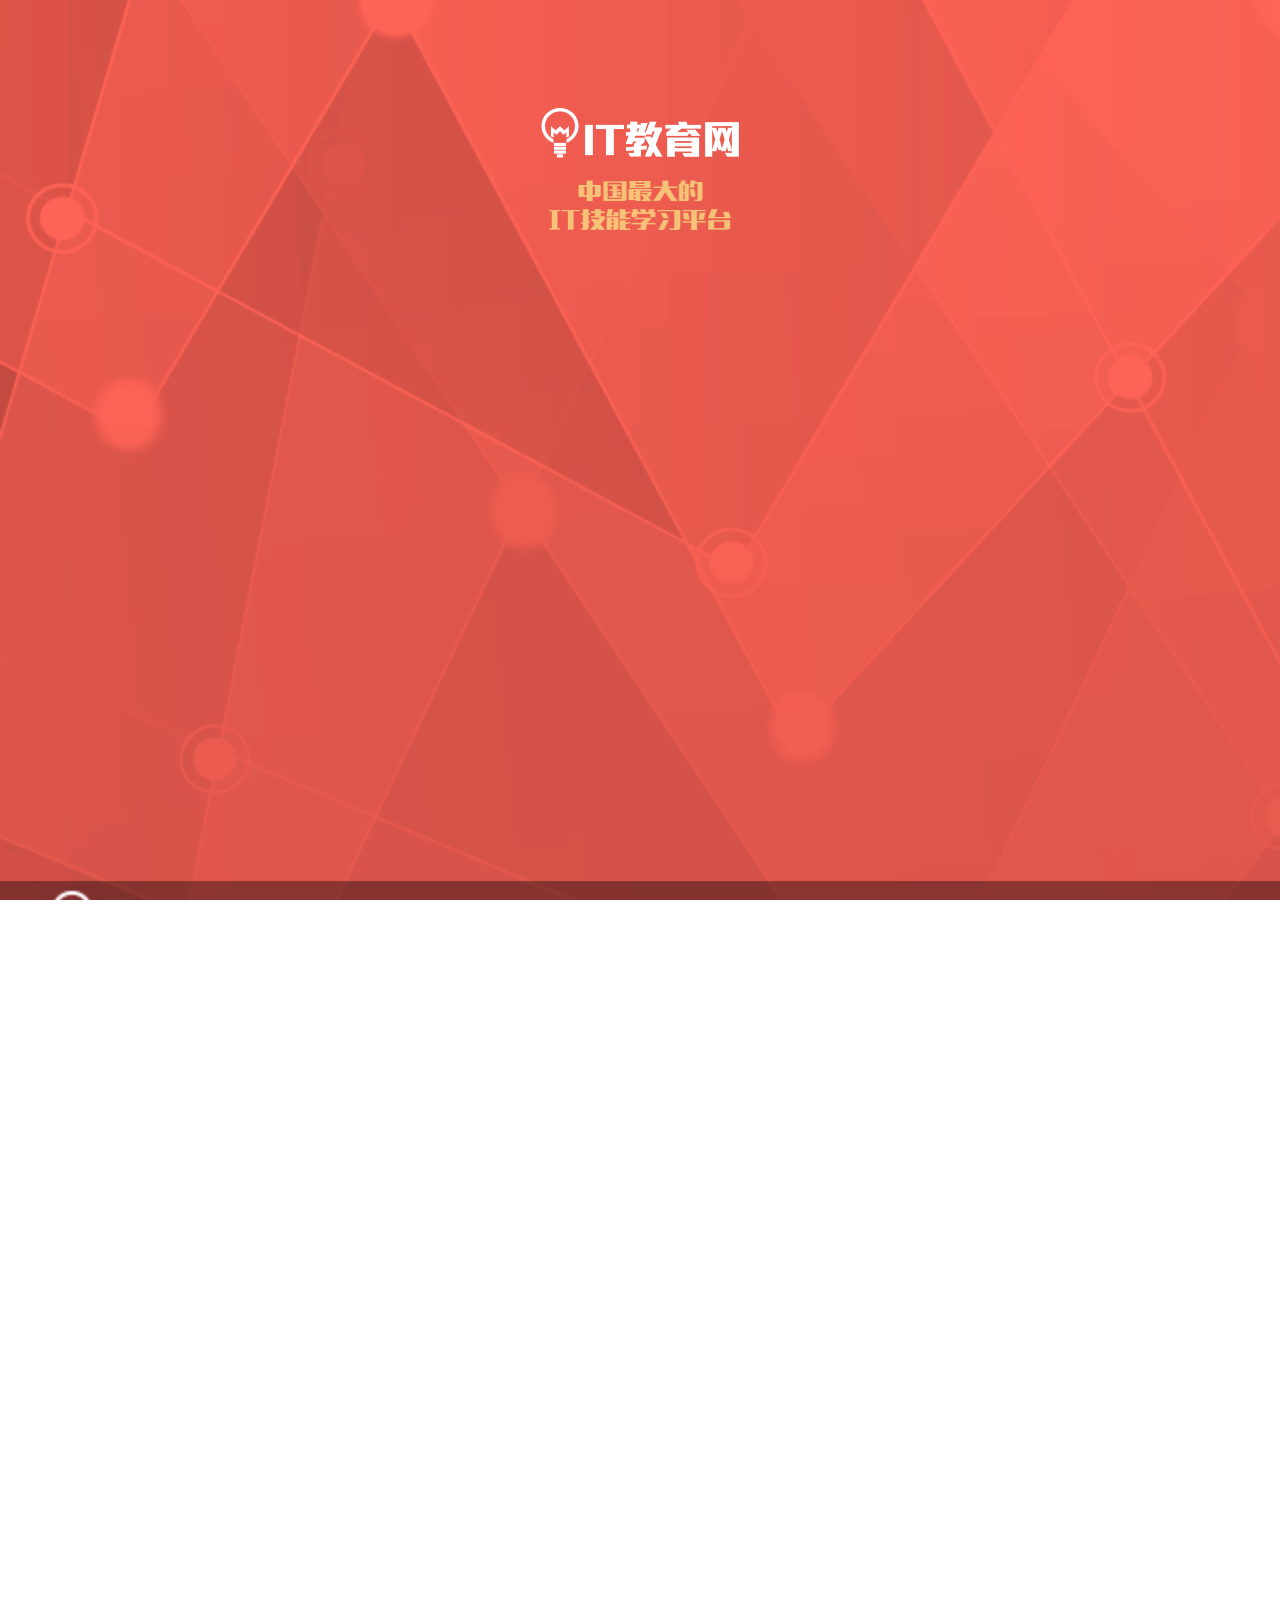
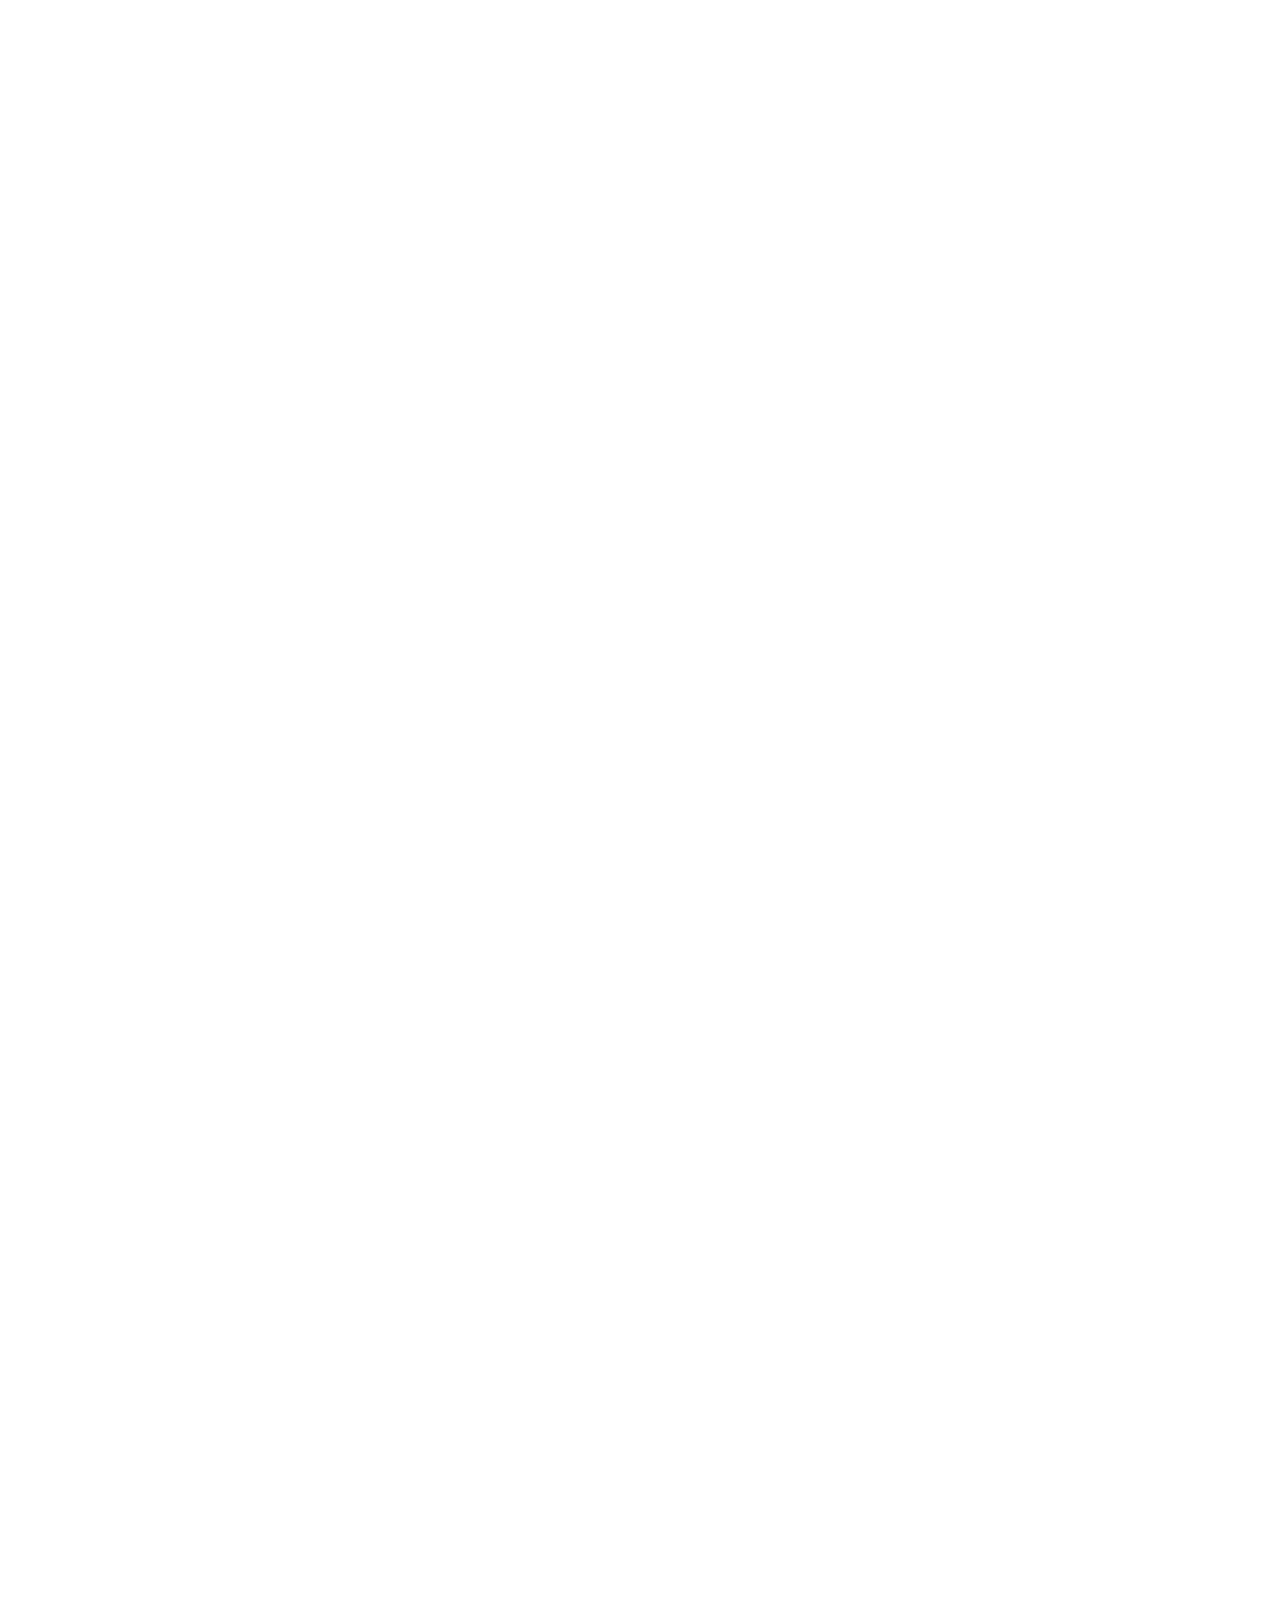
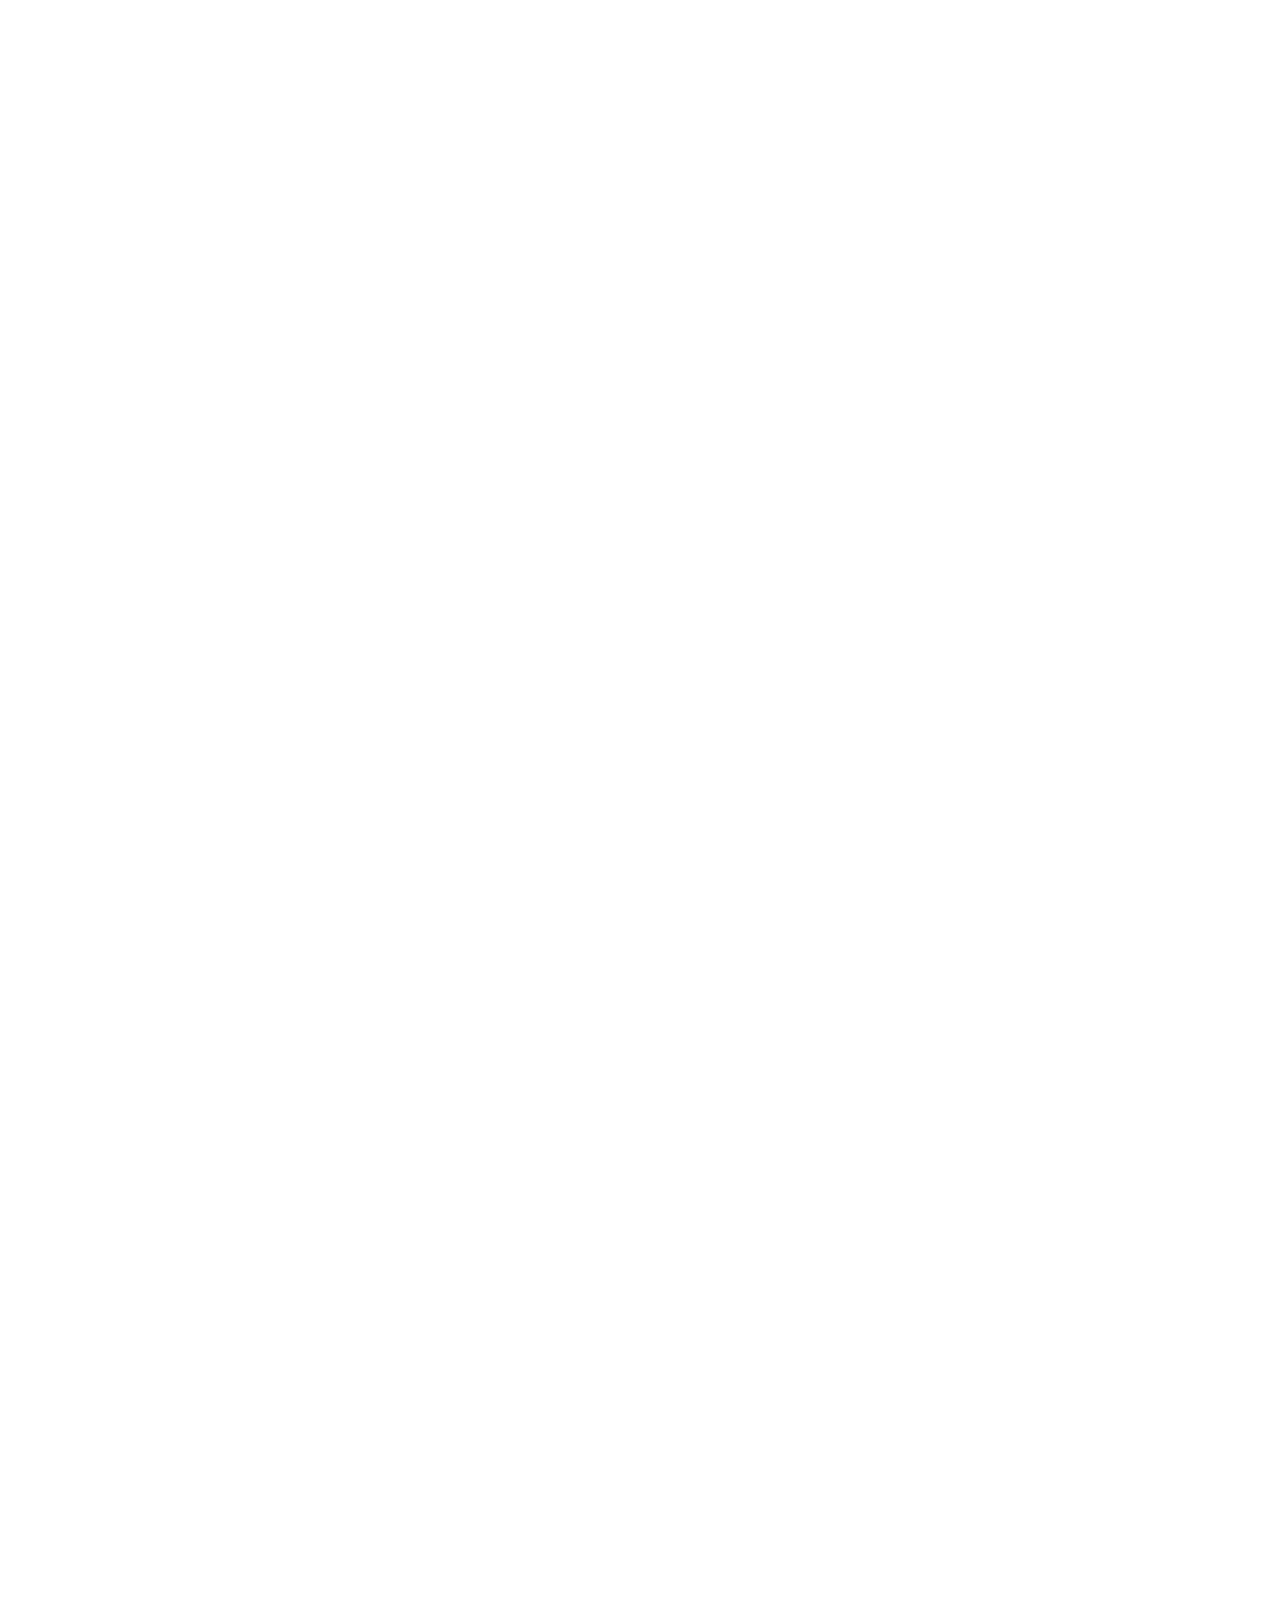
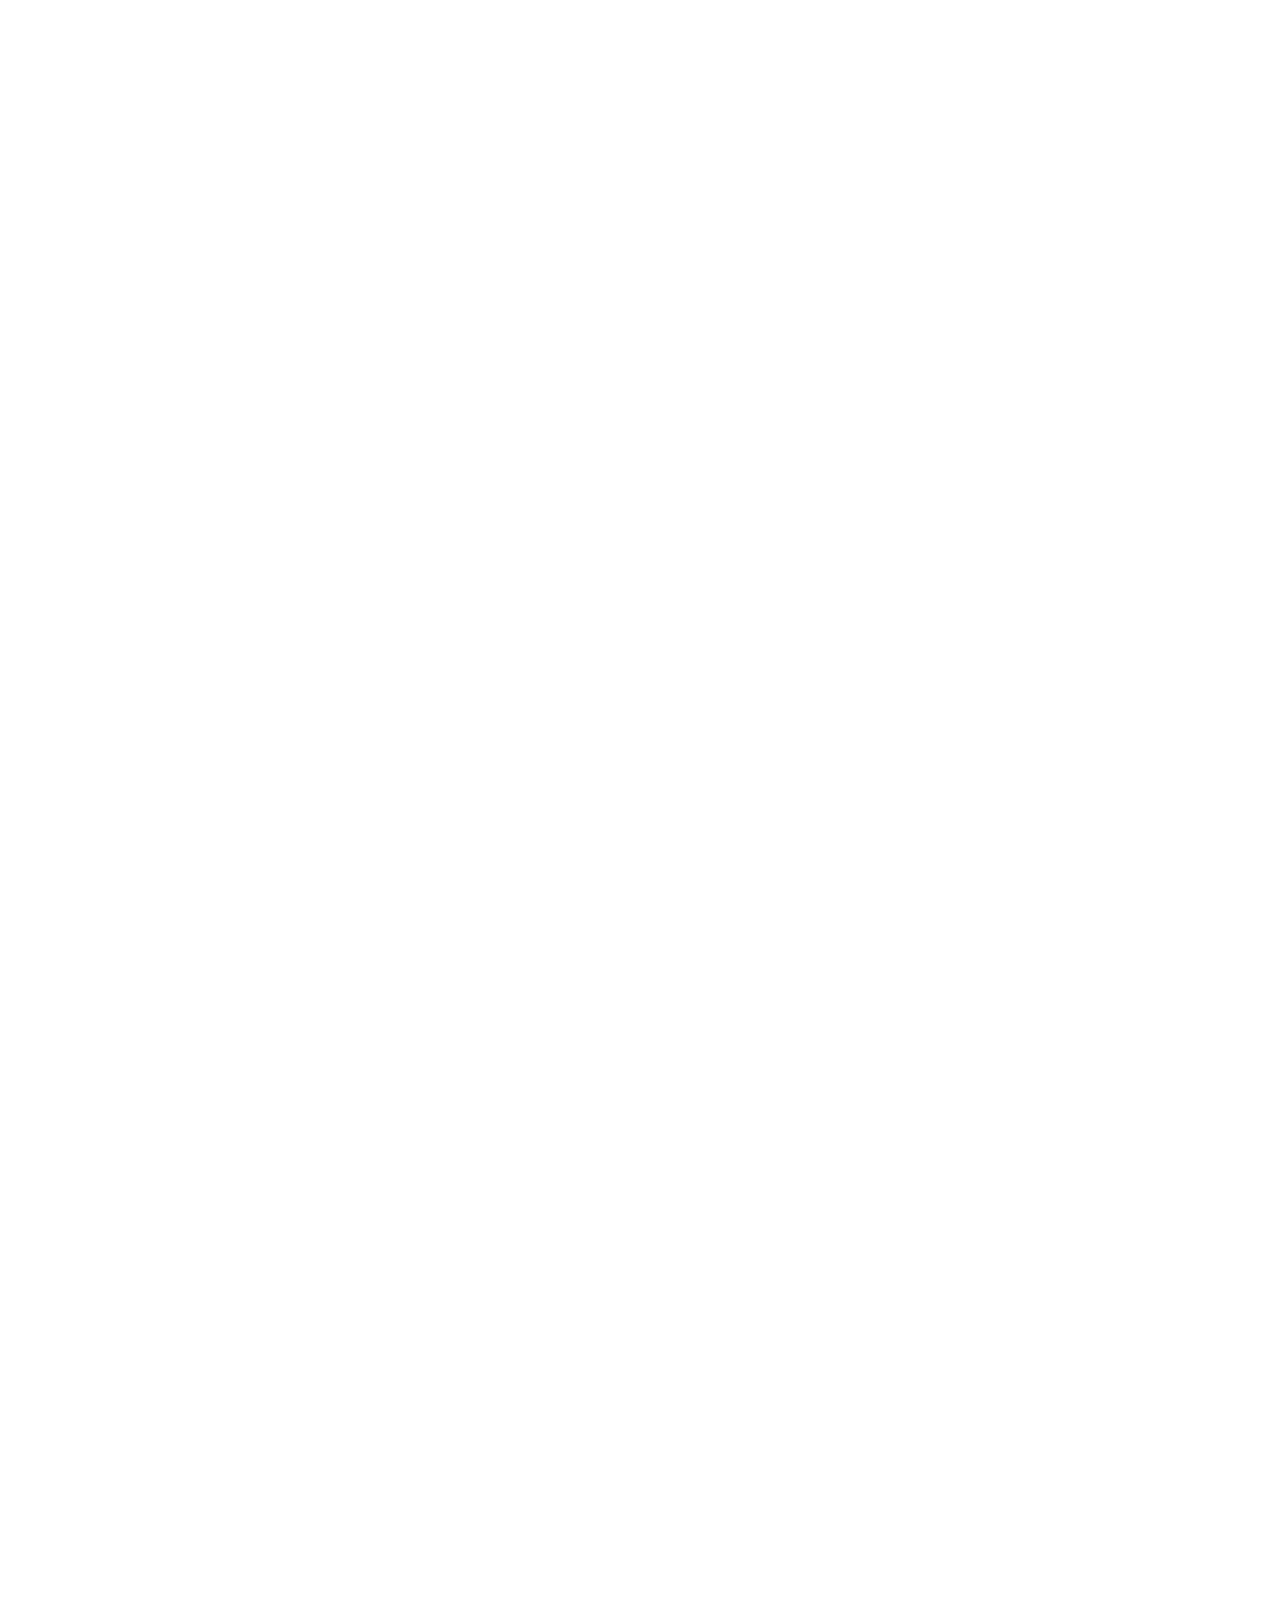
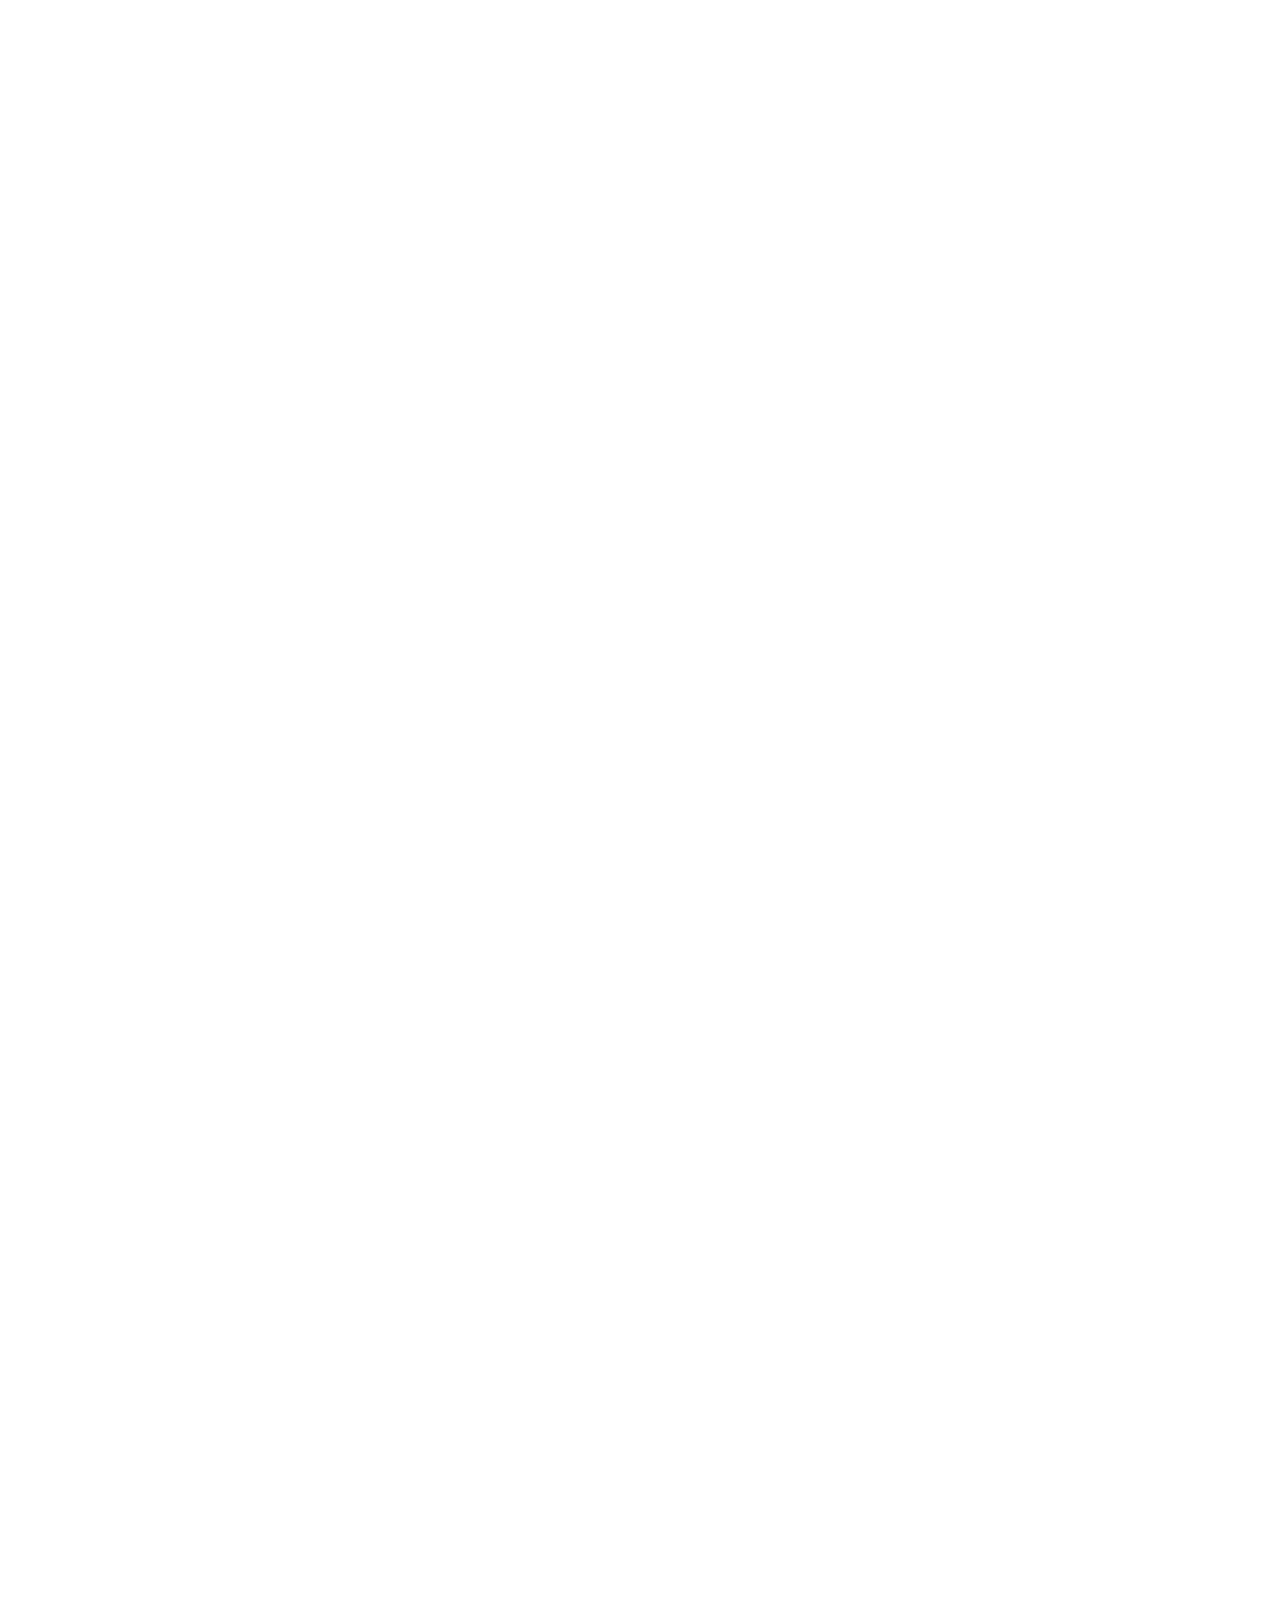
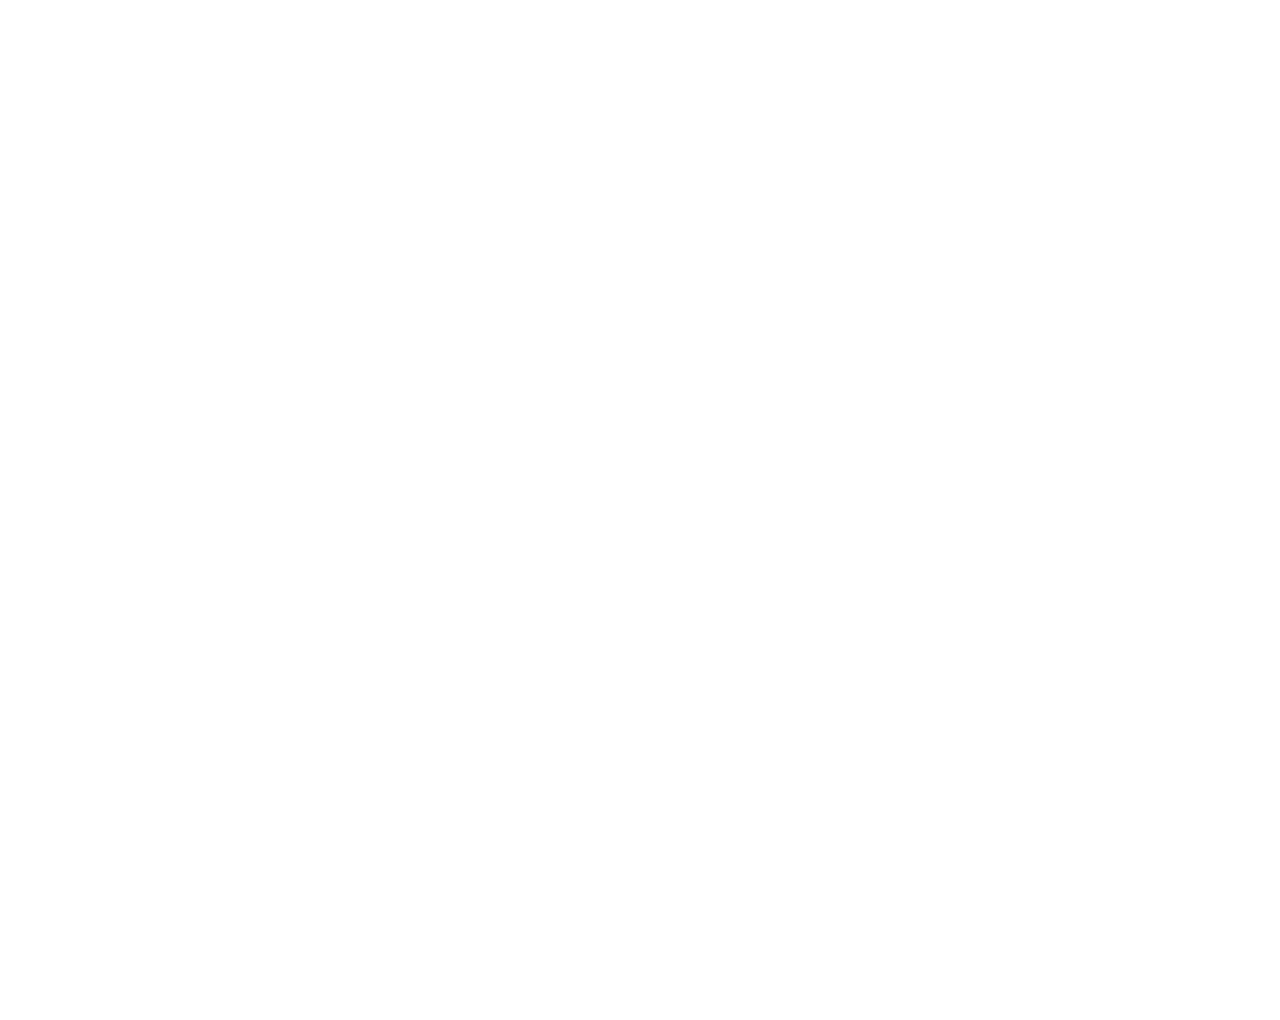
<file: new-fullPage/index.html>
<!DOCTYPE html>
<html lang="en">
<head>
    <meta charset="UTF-8">
    <meta name="viewport" content="width=device-width, minimum-scale=1, maximum-scale=1">
    <title>IT教育网2016课程学习情况</title>
    <!-- 载入所有组件资源 -->
    <script src="js/lib/jquery.js"></script>
    <script src="js/lib/jquery-ui.min.js"></script>
    <script src="js/lib/jquery.fullPage.js"></script>


    <!-- H5对象：进行内容管理 -->
    <script src="js/H5.js"></script>
    <link rel="stylesheet" href="css/H5.css">

    <script src="js/H5_loading.js"></script>
    <link rel="stylesheet" href="css/H5_loading.css">

    <!-- 页面逻辑的样式 -->
    <style>
        body{
            margin: 0;
            padding: 0;
        }
        .h5_page{
            background-image: url(img/page_bg.png);
        }
        .h5_page_face{
            background-image: url(img/face_bg.png);
        }
        .h5_component_name_slogan {
            -webkit-animation: rock 2s infinite 2s;
        }
            @-webkit-keyframes rock {
                0%{transform: rotate(0deg)}
                5%{transform: rotate(3deg)}
                10%{transform: rotate(-4deg)}
                15%{transform: rotate(3deg)}
                20%{transform: rotate(-2deg)}
                25%{transform: rotate(1deg)}
                30%{transform: rotate(-1deg)}
                70%{transform: rotate(0deg)}
                100%{transform: rotate(0deg)}
            }

        .h5_component_name_caption{
            background-image: url(img/page_caption_bg.png);
            width: 283px;
            height: 160px;
            text-align: center;
            line-height: 140px;
            font-size: 20px;
            color: #ffffff;
        }
        .h5_component_name_back{
            top: 30px;
            -webkit-animation: back 2s infinite 2s;
        }
        @-webkit-keyframes back {
            50%{top: 20px}
        }
    </style>

</head>
<body>


<div class="loading">
    <div class="double-bounce1"></div>
    <div class="double-bounce2"></div>

    <div id="rate">0%</div>
</div>

    <!-- 加载 H5 组件相关资源 -->
    <script>
        var res = [
            'Base','Bar','Bar_v','Point','Polyline','Radar','Pie','Ring'
        ];
        var html =[];
        for (s in res){
            html.push('<script src="js/H5Component'+res[s]+'.js"><\/script>');
            html.push('<link rel="stylesheet" href="css/H5Component'+res[s]+'.css">');
        }
        document.write(html.join(''));
    </script>

    <!-- 主要逻辑 -->
    <script>
        $(function () {
            var h5 = new H5();

            h5.whenAddPage = function(){
                this.addComponent('slide_up',{
                    bg:'img/footer.png',
                    css:{
                        opacity:0,
                        left:0,bottom:-20,
                        width:'100%',height:'20px',zIndex:999
                    },
                    animateIn:{
                        opacity:1,bottom:'-1px'
                    },
                    animateOut:{
                        opacity:0,bottom:'-20px'
                    }
                })
            };

            h5
            .addPage('face')
                    .addComponent('topic',{
                        center:true,
                        width:395,
                        height:130,
                        bg:'img/face_logo.png',
                        css:{opacity:0},
                        animateIn:{top:100,opacity:1},
                        animateOut:{top:0,opacity:0},
                    })
                    .addComponent('slogan',{
                        center:true,
                        width:365,
                        height:99,
                        bg:'img/face_slogan.png',
                        css:{opacity:0,top:180},
                        animateIn:{left:'50%',opacity:1},
                        animateOut:{left:'0%',opacity:0},
                        delay:500
                    })
                    .addComponent('face_img_left',{
                        width:370,
                        height:493,
                        bg:'img/face_img_left.png',
                        css:{opacity:0,left:-50,bottom:-50},
                        animateIn:{opacity:1,left:0,bottom:0},
                        animateOut:{opacity:0,left:-50,bottom:-50},
                        delay:1000
                    })
                    .addComponent('face_img_right',{
                        width:276,
                        height:449,
                        bg:'img/face_img_right.png',
                        css:{opacity:0,right:-50,bottom:-50},
                        animateIn:{opacity:1,right:0,bottom:0},
                        animateOut:{opacity:0,right:-50,bottom:-50},
                        delay:1000
                    })
            .addPage()
                    .addComponent('caption',{text:'核心理念'})
                    .addComponent('text',{
                        width:500,
                        height:30,
                        center:true,
                        text:'IT教育网=只学有用的',
                        css:{
                            opacity:0,textAlign:'center',color:'red',fontSize:'26px'
                        },
                        animateIn:{opacity:1,top:120},
                        animateOut:{opacity:0,top:240}
                    })
                    .addComponent('description',{
                        center:true,
                        width:481,
                        height:295,
                        bg:'img/description_bg.gif',
                        css:{
                            opacity:0,
                            padding:'15px 10px 10px 10px',
                            color:'#fff',
                            fontSize:'15px',
                            lineHeight:'18px',
                            textAlign:'justify',
                            top:240
                        },
                        text:'2013年，IT教育网的诞生引领中国IT职业从教育进入新时代；高质量实战课程、全新教学模式、' +
                        '实时互动学习，以领先优势打造行业品牌；迄今为止，IT教育网已成为中国规模最大、' +
                        '互动性最高的IT技能学习平台。',
                        animateIn:{opacity:1,top:190},
                        animateOut:{opacity:0,top:240},
                        delay:1000
                    })
                    .addComponent('people',{
                        center:true,
                        width:515,
                        height:305,
                        bg:'img/p1_people.png',
                        css:{
                            opacity:0,
                            bottom:0
                        },
                        animateIn:{opacity:1,bottom:40},
                        animateOut:{opacity:0,bottom:0},
                        delay:500
                    })
            .addPage()
                    .addComponent('caption',{text:'课程分布方向'})//polyline
                    .addComponent('polyline',{
                        type:'polyline',

                        width:530,
                        height:400,
                        data:[
                            ['Js', .4 ,'#ff7676'],
                            ['CSS3', .1 ],
                            ['HTML5', .2],
                            ['PHP', .05 ],
                            ['jQuery', .35 ]
                        ],
                        css:{
                            top:250,
                            opacity:0
                        },
                        animateIn:{
                            opacity:1,
                            top:250
                        },
                        animateOut:{
                            opacity:0,
                            top:100
                        },
                        center:true,
                    })
                    .addComponent('msg',{
                        text:'前端开发课程占到40%',
                        css:{
                            opacity:0,top:160,textAlign:'center',
                            width:'100%',color:'#ff7676',
                            fontWeight:'bold',
                            fontSize:'24px'
                        },
                        animateIn:{
                            opacity:1
                        },
                        animateOut:{
                            opacity:0
                        }
                    })
            .addPage()
                    .addComponent('caption',{text:'移动开发课程资源'})//pie
                    .addComponent('pie',{
                        type:'pie',

                        width:400,
                        height:400,
                        data:[
                            ['Android', .4 ,'#ff7676'],
                            ['IOS', .3 ,'#5ddbd8'],
                            ['Cocos2d-x', .18,'#99c1ff'],
                            ['Unity-3D', .12,'#ffad69'],
                        ],
                        css:{
                            top:200,
                            opacity:1
                        },
                        /*animateIn:{
                            opacity:1,
                            top:200
                        },
                        animateOut:{
                            opacity:0,
                            top:400
                        },*/
                        center:true,
                    })
                    .addComponent('msg',{
                        text:'移动课程 Android 占到40%',
                        css:{
                            opacity:0,bottom:120,textAlign:'center',width:'100%',color:'#ff7676',fontWeight:'bold'
                        },
                        animateIn:{
                            opacity:1
                        },
                        animateOut:{
                            opacity:0
                        }
                    })
            .addPage()
                    .addComponent('caption',{text:'前端开发课程资源'})//bar
                    .addComponent('bar',{
                        type:'bar',

                        width:530,
                        height:600,
                        data:[
                            ['Javascript', .4 ,'#ff7676'],
                            ['HTML/CSS', .2 ],
                            ['CSS3', .1 ],
                            ['HTML5', .2],
                            ['jQuery', .35 ],
                            ['Bootstrap', .05 ],
                            ['AngularJs', .09]
                        ],
                        css:{
                            top:100,
                            opacity:0
                        },
                        animateIn:{
                            opacity:1,
                            top:200
                        },
                        animateOut:{
                            opacity:0,
                            top:100
                        },
                        center:true,
                    })
                    .addComponent('msg', {
                        text: '前端课程 Javascript 占到40%',
                        css: {
                            opacity: 0,
                            bottom: 120,
                            textAlign: 'center',
                            width: '100%',
                            color: '#ff7676',
                            fontWeight: 'bold'
                        },
                        animateIn: {
                            opacity: 1
                        },
                        animateOut: {
                            opacity: 0
                        }
                    })
            .addPage()
                    .addComponent('caption',{text:'前端开发课程资源'})//bar_v
                    .addComponent('bar_v',{
                        type:'bar_v',

                        width:530,
                        height:400,
                        data:[
                            ['Js', .4 ,'#ff7676'],
                            ['CSS3', .1 ],
                            ['HTML5', .2],
                            ['PHP', .05 ],
                            ['jQuery', .35 ]
                        ],
                        css:{
                            top:220,
                            opacity:0
                        },
                        animateIn:{
                            opacity:1,
                            top:200
                        },
                        animateOut:{
                            opacity:0,
                            top:220
                        },
                        center:true,
                    })
                    .addComponent('msg', {
                        text: '前端课程 Javascript 占到40%',
                        css: {
                            opacity: 0,
                            top: 180,
                            textAlign: 'center',
                            width: '100%',
                            color: '#ff7676',
                            fontWeight: 'bold'
                        },
                        animateIn: {
                            opacity: 1
                        },
                        animateOut: {
                            opacity: 0
                        }
                    })
            .addPage()
                    .addComponent('caption',{text:'后端开发课程'})//radar
                    .addComponent('radar',{
                        type:'radar',

                        width:400,
                        height:400,
                        data:[
                            ['Js', .9 ,'#ff7676'],
                            ['CSS3', .8 ],
                            ['HTML5', .6],
                            ['PHP', .7 ],
                            ['jQuery', .8 ],
                            ['jQuery', .5 ],
                            ['C++', .7 ],
                        ],
                        css:{
                            top:200,
                            opacity:0
                        },
                        animateIn:{
                            opacity:1,
                            top:250
                        },
                        animateOut:{
                            opacity:0,
                            top:200
                        },
                        center:true,
                    })
            .addPage()
                    .addComponent('caption',{text:'课程报名人数过万'})//ring
                    .addComponent('ring',{
                        type:'ring',
                        width:300, height:300,
                        data:[['总课程', .7 ,'#ff7676']],
                        css:{top:120, opacity:0,fontSize:'24px',fontWeight:'bold'},
                        animateIn: {opacity:1},
                        animateOut: {opacity: 0},
                        center:true
                    })
                    .addComponent('msg',{
                        text:'不同课程报名人数超过一万占比',
                        css:{
                            opacity:0,bottom:260,textAlign:'center',width:'100%',color:'#ff7676',fontWeight:'bold'
                        },
                        animateIn:{
                            opacity:1
                        },
                        animateOut:{
                            opacity:0
                        },
                        delay:1800
                    })
                    .addComponent('ring-1',{
                        type:'ring',
                        width:140, height:140,
                        data:[['前端开发', .4 ,'darkorange']],
                        css:{left:30,bottom:140, opacity:0,fontSize:'12px'},
                        animateIn: {opacity:1},
                        animateOut: {opacity: 0},
                    })
                    .addComponent('ring-2',{
                        type:'ring',
                        width:140, height:140,
                        data:[['后端开发', .3 ,'darkorange']],
                        css:{left:30,bottom:140, opacity:0,fontSize:'12px'},
                        animateIn: {opacity:1},
                        animateOut: {opacity: 0},
                        center:true
                    })
                    .addComponent('ring-3',{
                        type:'ring',
                        width:140, height:140,
                        data:[['移动开发', .2 ,'darkorange']],
                        css:{right:30,bottom:140, opacity:0,fontSize:'12px'},
                        animateIn: {opacity:1},
                        animateOut: {opacity: 0}
                    })
                    .addComponent('ring-4',{
                        type:'ring',
                        width:140, height:140,
                        data:[['数据处理', .1 ,'darkorange']],
                        css:{left:70,bottom:60, opacity:0,fontSize:'12px'},
                        animateIn: {opacity:1},
                        animateOut: {opacity: 0}
                    })
                    .addComponent('ring-5',{
                        type:'ring',
                        width:140, height:140,
                        data:[['图像处理', .1 ,'darkorange']],
                        css:{right:70,bottom:60, opacity:0,fontSize:'12px'},
                        animateIn: {opacity:1},
                        animateOut: {opacity: 0}
                    })
            .addPage()
                    .addComponent('caption',{text:'课程难度分布'})//point
                    .addComponent('point',{
                        type:'point',

                        width:300,
                        height:300,
                        data:[
                            ['初级', .5 ,'#99c1ff'],
                            ['中级', .3 ,'#ffa3a4', '-25%' ,'-70%'],
                            ['高级', .2 ,'#ff7676', '65%' ,'-90%']
                        ],
                        css:{
                            bottom:'20%',
                        },
                        center:true,
                    })
            .addPage('tail')
                    .addComponent('logo',{
                        center:true,
                        width:359,
                        height:129,
                        bg:'img/tail_logo.png',
                        css:{top:240,opacity:0},
                        animateIn:{opacity:1,top:210},
                        animateOut:{opacity:0,top:240},
                    })
                    .addComponent('slogan',{
                        center:true,
                        width:314,
                        height:46,
                        bg:'img/tail_slogan.png',
                        css:{top:280,opacity:0},
                        animateIn:{opacity:1,left:'50%'},
                        animateOut:{opacity:0,left:'0%'},
                        delay:500
                    })
                    .addComponent('share',{
                        width:128,
                        height:120,
                        bg:'img/tail_share.png',
                        css:{top:110,opacity:0,right:110},
                        animateIn:{opacity:1,top:10,right:10},
                        animateOut:{opacity:0,top:110,right:110},
                        delay:1000
                    })
                    .addComponent('back',{
                        center:true,
                        width:52,
                        height:50,
                        bg:'img/tail_back.png',
                        onclick: function () {
                            $.fn.fullpage.moveTo(1)
                        }
                    })


            .loader(['img/tail_back.png','img/tail_share.png','img/tail_slogan.png','img/p1_people.png',
            'img/description_bg.gif','img/face_img_right.png','img/face_slogan.png','img/face_img_left.png',
            'img/face_logo.png','img/footer.png','img/face_bg.png','img/tail_back.png','img/page_bg.png',
            'img/page_caption_bg.png']);
        })
    </script>


</body>
</html>
</file>
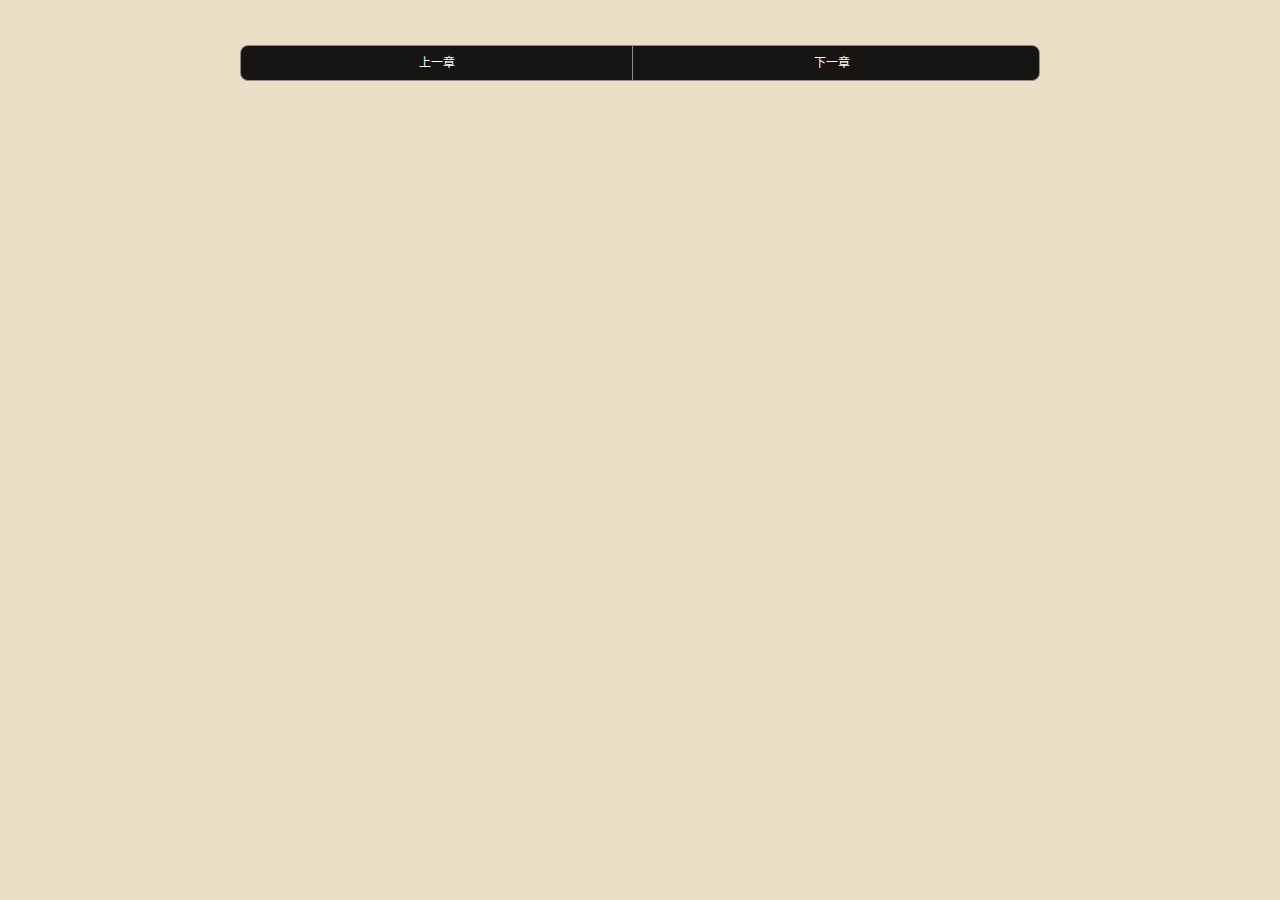
<file: read/index.html>
<!DOCTYPE html>
<html ng-app="app" lang="zh-CN">
	<head>
		<meta charset="utf-8">
		<meta name="viewport" content="width=device-width,initial-scale=1,user-scalable=no">
		<meta name="format-detection" content="telephone=no">
		<link rel="stylesheet" href="css/reset.css">
		<style type="text/css">
			body{
				text-align: left;
				width: 100%;
				overflow-x: hidden;
				background: #e9dfc7;
			}
			.m-read-content{
				font-size: 14px;
				color: #555;
				line-height: 31px;
				padding: 15px;
			}
			.m-read-content h4{
				font-size: 20px;
				color: #736357;
				border-bottom: solid 1px #736357;
				letter-spacing: 2px;
				margin-bottom: 1em;
			}
			.m-read-content p{
				text-indent: 2em;
				margin: 0.5em 0;
				letter-spacing: 0;
				line-height: 24px;
			}
			.u-tab{
				height: 34px;
				margin: 10px auto;
				line-height: 34px;
				border-radius: 8px;
				border: 1px solid #858382;
				font-size: 12px;
				background: #000;
				opacity: 0.9;
			}
			.u-tab li{
				display: inline-block;
				width: 49%;
				border-right: 1px solid #858382;
				text-align: center;
				color: #fff;
			}
			.u-tab li:nth-child(2){
				border-right: none;
			}
			.m-button-bar{
				width: 70%;
				max-width: 800px;
				padding: 5px;
				margin: 0 auto;
			}
			.top-nav{
				position: fixed;
				top: 0;
				height: 50px;
				width: 100%;
				z-index: 9999;
				background: #000;
				opacity: 0.9;
			}
			.icon-back{
				position: absolute;
				top: 14px;
				left: 10px;
				width: 23px;
				height: 23px;
				background: url([data-uri]
				);
				background-size: contain;
			}
			.nav-title{
				position: absolute;
				top: 16px;
				left: 42px;
				color: #d5d5d6;
			}
			.nav-pannel-bk{
				position: fixed;
				bottom: 70px;
				height: 135px;
				width: 100%;
				background: #000000;
				opacity: .9;
				z-index: 10000;
			}
			.nav-pannel{
				position: fixed;
				bottom: 70px;
				height: 135px;
				width: 100%;
				background: none;
				color: #fff;
				z-index: 10001;
				/*可以使用rgba更简单的定义背景颜色和透明度 background:rgba();*/
			}
			.child-mod{
				padding: 5px 10px;
				margin: 15px;
			}
			.child-mod span{
				display: inline-block;
				padding-right: 20px;
				padding-left: 10px;
			}
			.font-size-button{
				background: none;
				border: 1px #8c8c8c solid;
				color: #ffffff;
				border-radius: 16px;
				padding: 5px 40px;
			}
			.child-mod button:nth-child(2){
				margin-right: 10px;
			}
			.bk-container{
				position: relative;
				width: 30px;
				height: 30px;
				border-radius: 50%;
				background: #ffffff;
				display: inline-block;
				vertical-align: -14px;
				margin-left: 10px;
			}
			.bk-container-current{
				position: absolute;
				top: -2px;
				left: -2px;
				width: 32px;
				height: 32px;
				border-radius: 50%;
				border: 1px solid #ff7800;
				display: inline-block;
			}

			.bottom-nav-bk{
				position: fixed;
				bottom: 0;
				height: 70px;
				background: #000;
				width: 100%;
				opacity: 0.9;
				z-index: 10004;
			}
			.bottom-nav{
				position: fixed;
				bottom: 0;
				height: 70px;
				width: 100%;
				z-index:10004;
				margin: 0 auto;
				text-align: center;
				background: none;
				opacity: 1;
			}
			.bottom-nav .item{
				display: inline-block;
				width: 32%;
				color: #ffffff;
				text-align: center;
				margin: 0 auto;
			}
			.item-warp {
				width: 26px;
				margin: 0 auto;
				position: relative;
			}
			.icon-text{
				position: absolute;
				top: 25px;
				font-size: 10px;
			}
			.icon-menu, .icon-ft, .icon-night, .icon-day{
				position: absolute;
				top: 3px;
				left: 2px;
				width: 18px;
				height: 13px;
				background: url([data-uri]
				);
				background-size:contain;
			}
			.icon-ft, .icon-night, .icon-day{
				left: 1px;
			}
			.icon-ft {
				width: 20px;
				height: 13px;
				background: url([data-uri]);
				background-size: contain;
			}
			.current .icon-ft {
				top: 2px;
				left: 0px;
				width: 22px;
				height: 15px;
				background: url([data-uri]);
				background-size: contain;
			}

			.icon-day {
				width: 19px;
				height: 18px;
				background: url([data-uri]);
				background-size: contain;
			}

			.icon-night {
				left: 4px;
				width: 16px;
				height: 16px;
				background: url([data-uri]);
				background-size: contain;
			}

			.artical-action-mid{
				position: fixed;
				z-index: 10002;
				width: 100%;
				height: 40%;
				top: 30%;
			}
		</style>
	</head>
	<body>
		<div id="root" class="container">
			<div class="m-artical-action">
				<div class="artical-action-mid" id="action_mid"></div>
			</div>
			<!--顶部边栏-->
			<div id="top-nav" class="top-nav" style="display:none;">
				<div class="icon-back"></div>
				<div class="nav-title">返回书架</div>
			</div>
			<!--文章内容-->
			<div id="fiction_chapter_title"></div>
			<div id="fiction_container" class="m-read-content">

			</div>
			<!--翻页-->
			<div class="m-button-bar">
				<ul class="u-tab">
					<li id="prev_button">上一章</li>
					<li id="next_button">下一章</li>
				</ul>
			</div>
			<!--底部调整边栏-->
			<div class="nav-pannel-bk font-container" style="display:none;"></div>
			<div class="nav-pannel font-container" id="font-container" style="display:none;">
				<div class="child-mod">
					<span>字号</span>
					<button id="large-font" class="font-size-button">大</button>
					<button id="small-font" class="font-size-button">小</button>
				</div>
				<div class="child-mod">
					<span>背景</span>
					<div class="bk-container">
						<div class="bk-container-current"></div>
					</div>
					<div class="bk-container">
						<div class="bk-container-current"></div>
					</div>
					<div class="bk-container">
						<div class="bk-container-current"></div>
					</div>
					<div class="bk-container">
						<div class="bk-container-current"></div>
					</div>
					<div class="bk-container">
						<div class="bk-container-current"></div>
					</div>
				</div>
			</div>

			<!--底部边栏-->
			<div class="bottom-nav-bk bottom_nav" style="display:none;"></div>

			<div class="bottom-nav bottom_nav" style="display:none;">
				<div class="item menu-button" id="menu_button">
					<div class="item-warp">
						<div class="icon-menu"></div>
						<div class="icon-text">目录</div>
					</div>
				</div>
				<div class="item" id="font-button">
					<div class="item-warp">
						<div class="icon-ft"></div>
						<div class="icon-text">字体</div>
					</div>
				</div>
				<div class="item" id="night-button">
					<div class="item-warp" id="day_icon" style="display:none;">
						<div class="icon-day"></div>
						<div class="icon-text">白天</div>
					</div>
					<div class="item-warp" id="night_icon">
						<div class="icon-night"></div>
						<div class="icon-text">夜间</div>
					</div>
				</div>
			</div>
		</div>
		<script src="lib/zepto.min.js"></script>
		<script>
			window.jQuery = $;
		</script>
		<script src="js/jquery.base64.js"></script>
		<script src="js/jquery.jsonp.js"></script>

		<script>
			(function () {
				var Util = (function () {
					var prefix = 'html5_reader_';
					var StorageGetter = function (key) {

						return localStorage.getItem(prefix + key);
					}
					var StorageSetter = function (key,val) {

						return localStorage.setItem(prefix + key,val);
					}
					// 数据解密
					var getBSONP = function (url, callback) {
						return $.jsonp({
							url:url,
							cache:true,
							callback:'duokan_fiction_chapter',
							success:function (result) {
								var data = $.base64.decode(result);
								var json = decodeURIComponent(escape(data));
								callback(json);
							}
						})
					}
					return{
						getBSONP:getBSONP,
						StorageGetter:StorageGetter,
						StorageSetter:StorageSetter
					}
				})();

				var Dom = {
					top_nav:$('#top-nav'),
					bottom_nav:$('.bottom_nav'),
					font_container:$('.font-container'),
					font_button:$('#font-button')
				}
				var win = $(window);
				var Doc = $(document);
				var readerModel;
				var readerUI;
				var RootContainer = $('#fiction_container')
				/*var initFontSize = Util.StorageGetter('font_size');
				initFontSize = parseInt(initFontSize);
				if(!initFontSize){
					initFontSize = 14;
				}*/
				var initFontSize = parseInt(Util.StorageGetter('font_size'))||14;
				RootContainer.css('font-size',initFontSize);



				function main() {
					//todo 整个项目的入口函数
					readerModel = ReaderModel();
					readerUI = ReaderBaseFrame(RootContainer);

					readerModel.init(function (data) {
						readerUI(data);
					});
					EventHanlder();
				}


				function ReaderModel() {
					//todo 实现和阅读器相关的数据交互的方法
					var Chapter_id;
					var ChapterTotal;
					var init = function (UIcallback) {
						getFictionInfo(function () {
							getCurChapterContent(Chapter_id,function (data) {
								//todo
								UIcallback && UIcallback(data);
							})
						});
					}
					var getFictionInfo = function (callback) {
						$.get('data/chapter.json',function(data){
							//todo 获得章节信息之后的回调
							Chapter_id = Util.StorageGetter('last_chapter_id');
							if(Chapter_id == null){
							Chapter_id = data.chapters[1].chapter_id;
							}
							ChapterTotal = data.chapters.length;
							callback && callback(data);
						},'json');
					}
					var getCurChapterContent = function (chapter_id,callback) {
						$.get('data/data' + chapter_id + '.json',function (data) {
							if(data.result == 0){
								var url = data.jsonp;
								Util.getBSONP(url,function (data) {
									callback && callback(data);
								});
							}
						},'json');
					}
					var prevChapter = function (UIcallback) {
						Chapter_id = parseInt(Chapter_id,10);
						if(Chapter_id == 0){
							return;
						}
						Chapter_id -= 1;
						getCurChapterContent(Chapter_id,UIcallback);
						Util.StorageSetter('last_chapter_id',Chapter_id);
					}
					var nextChapter = function (UIcallback) {
						Chapter_id = parseInt(Chapter_id,10);
						if(Chapter_id == ChapterTotal){
							return;
						}
						Chapter_id += 1;
						getCurChapterContent(Chapter_id,UIcallback);
						Util.StorageSetter('last_chapter_id',Chapter_id);
					}
					return{
						init:init,
						prevChapter:prevChapter,
						nextChapter:nextChapter
					}

				}

				function ReaderBaseFrame(container) {
					//todo 渲染基本的UI结构
					function parseChapterData(jsonData) {
						var jsonbj =JSON.parse(jsonData);
						var html = '<h4>' + jsonbj.t +'</h4>';
						for (var i = 0; i < jsonbj.p.length; i++) {
							html += '<p>' +jsonbj.p[i] +'</p>';
						}
						return html;
					}
					return function (data) {
						container.html(parseChapterData(data));
					}
				}

				function EventHanlder() {
					//todo 交互的事件绑定

					//屏幕中央事件
					$('#action_mid').click(function () {
						if(Dom.top_nav.css('display') == 'none'){
							Dom.top_nav.show();
							Dom.bottom_nav.show();
						}else {
							Dom.top_nav.hide();
							Dom.bottom_nav.hide();
						}
						Dom.font_container.hide();
					});

					Dom.font_button.click(function () {
						if(Dom.font_container.css('display') == 'none'){
							Dom.font_container.show();
							Dom.font_button.addClass('current');
						}else {
							Dom.font_container.hide();
							Dom.font_button.removeClass('current');
						}
					});

					$('#night-button').click(function () {
						//todo 触发背景切换的事件
					});

					//字体放大
					$('#large-font').click(function () {
						if (initFontSize>20){
							return;
						}
						initFontSize += 1;
						RootContainer.css('fontSize',initFontSize);

						Util.StorageSetter('font_size',initFontSize);
					});

					//字体缩小
					$('#small-font').click(function () {
						if (initFontSize<12){
							return;
						}
						initFontSize -= 1;
						RootContainer.css('fontSize',initFontSize);

						Util.StorageSetter('font_size',initFontSize);
					});

					//对屏幕滚动的监控
					win.scroll(function () {
						Dom.top_nav.hide();
						Dom.bottom_nav.hide();
						Dom.font_container.hide();
						Dom.font_button.removeClass('current');
					});

					//章节翻页
					$('#prev_button').click(function () {
						readerModel.prevChapter(function (data) {
							readerUI(data);
						});
					});
					$('#next_button').click(function () {
						readerModel.nextChapter(function (data) {
							readerUI(data);
						});
					});
				}

				main();
			})();
		</script>
	</body>
</html>
</file>
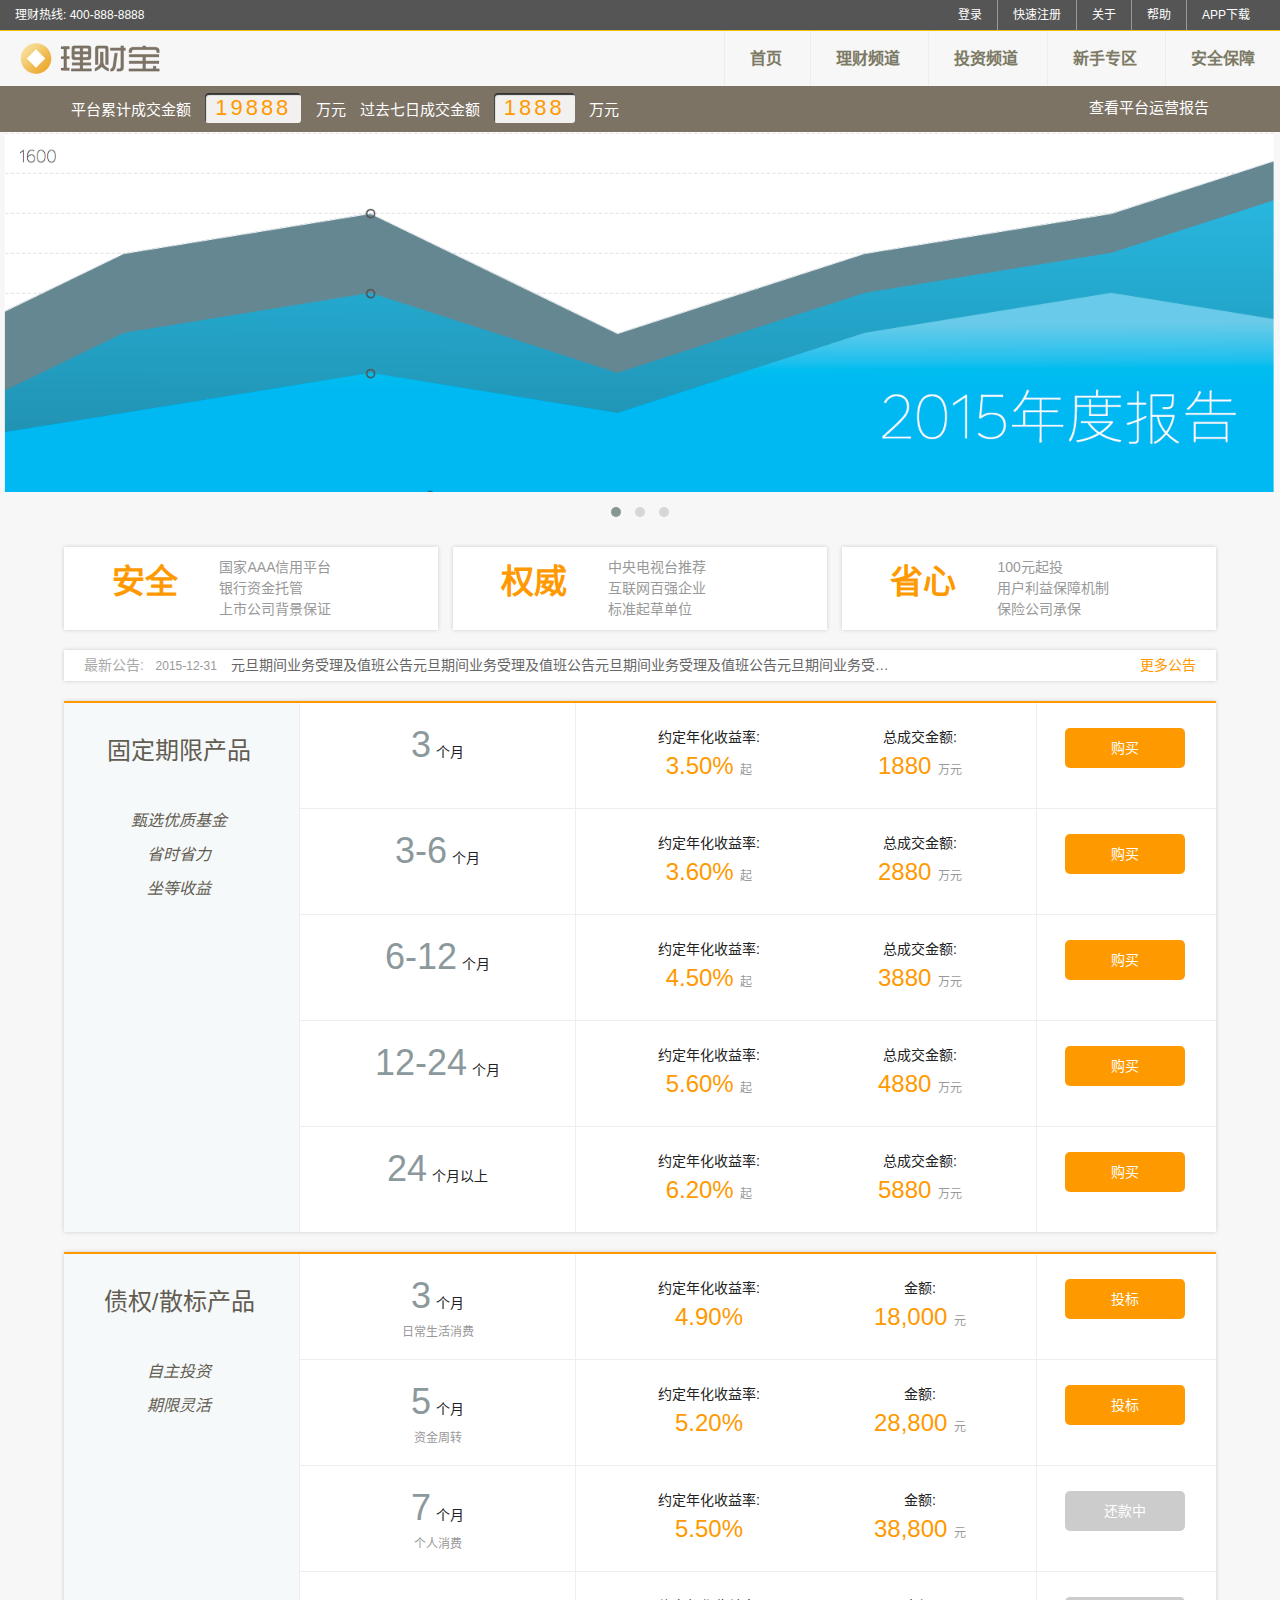
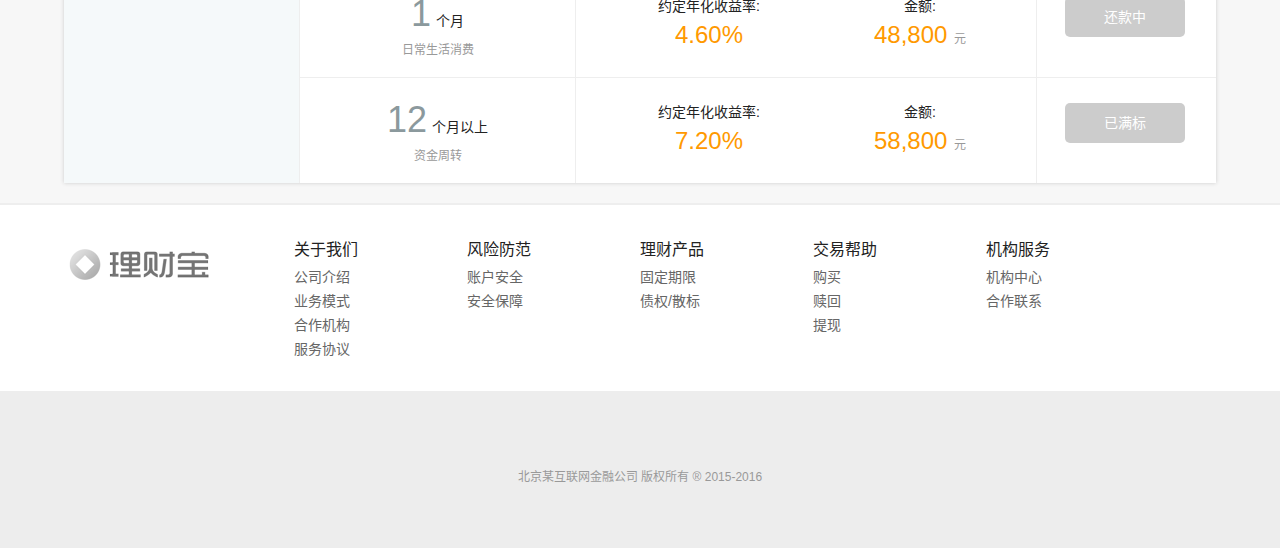
<file: 理财宝/index.html>
<!DOCTYPE html>
<html lang="zh-CN">
<html>
<head>
    <meta charset="UTF-8"/>
    <meta http-equiv="x-ua-compatible" content="ie=edge">
    <title>理财宝 首页</title>
    <meta name="viewport" content="width=device-width, initial-scale=1">
    <link rel="icon" href="favicon.ico">
    <link rel="stylesheet" href="css/normalize.css">
    <link rel="stylesheet" href="js/vendor/owl.carousel.2.1.0/assets/owl.carousel.min.css">
    <link rel="stylesheet" href="js/vendor/owl.carousel.2.1.0/assets/owl.theme.default.min.css">
    <link rel="stylesheet" href="css/main.css">
</head>
<body>
<!--[if lte IE 8]>
<p class="browserupgrade">您的浏览器版本过低，请到<a href="http://browsehappy.com/">这里</a>更新，以获取最佳的体验</p>
<![endif]-->


<header>
	<nav class="top">
		<span class="tel">理财热线: 400-888-8888</span>
		<ul>
			<li><a href="#">登录</a>
			</li><li><a href="#">快速注册</a>
			</li><li><a href="#">关于</a>
			</li><li><a href="#">帮助</a>
			</li><li><a href="#">APP下载</a>
			</li>
		</ul>
	</nav>
	<nav class="main">
		<a href="#" class="brand"><img src="img/logo@1x.png" alt="回到首页"></a>
		<ul>
			<li><a href="#" >首页</a></li>
			<li><a href="#">理财频道</a></li>
			<li><a href="#">投资频道</a></li>
			<li><a href="#">新手专区</a></li>
			<li><a href="#">安全保障</a></li>
		</ul>
	</nav>
</header>


<div class="container">
	<div class="transaction clearfix">
		<div class="trans-content clearfix">
			<div class="trans-data">
				<span>平台累计成交金额</span>
				<span class="trans-money">19888</span>
				<span>万元</span>
			</div>
			<div class="trans-data">
				<span>过去七日成交金额</span>
				<span class="trans-money">1888</span>
				<span>万元</span>
			</div>
			<div class="trans-report">
				<a href="#">查看平台运营报告</a>
			</div>
		</div>
	</div>

	<div class="ad">
		<div class="owl-carousel owl-theme">
            <div class="item">
                <picture>
                    <source srcset="img/ad001-l.png" media="(min-width:50em)">
                    <source srcset="img/ad001-m.png" media="(min-width:30em)">
                    <img src="img/ad001.png" alt="2015年度报告">
                </picture>
            </div>
            <div class="item">
                <picture>
                    <source srcset="img/ad002-l.png" media="(min-width: 50em)">
                    <source srcset="img/ad002-m.png" media="(min-width: 30em)">
                    <img src="img/ad002.png" alt="新年红包">
                </picture>
            </div>
            <div class="item">
                <picture>
                    <source srcset="img/ad003-l.png" media="(min-width: 50em)">
                    <source srcset="img/ad003-m.png" media="(min-width: 30em)">
                    <img src="img/ad003.png" alt="新手秘籍">
                </picture>
            </div> 
        </div>
	</div>

    <section class="feature">
        <div class="item">
            <h3>安全</h3>
            <p>国家AAA信用平台<br>银行资金托管<br>上市公司背景保证</p>
        </div>
        <div class="item">
            <h3>权威</h3>
            <p>中央电视台推荐<br>互联网百强企业<br>标准起草单位</p>
        </div>
        <div class="item">
            <h3>省心</h3>
            <p>100元起投<br>用户利益保障机制<br>保险公司承保</p>
        </div>
    </section>

    <div class="notice clearfix">
        <a href="#"><span>2015-12-31</span>
            元旦期间业务受理及值班公告元旦期间业务受理及值班公告元旦期间业务受理及值班公告元旦期间业务受理及值班公告元旦期间业务受理及值班公告元旦期间业务受理及值班公告元旦期间业务受理及值班公告元旦期间业务受理及值班公告元旦期间业务受理及值班公告</a>
        <a href="#" class="more">更多公告</a>
    </div>

    <section class="product clearfix">
        <h2>固定期限产品
            <em>甄选优质基金</em>
            <em>省时省力</em>
            <em>坐等收益</em>
        </h2>

        <div class="product-content">
            <div class="item clearfix">
                <h3><em>3</em>个月</h3>
                <div class="info">
                    <p>约定年化收益率: <span class="year-rate">3.50% <i>起</i></span></p>
                    <p>总成交金额: <span class="money">1880 <i>万元</i></span></p>
                </div>
                <div class="buy">
                    <a href="#">购买</a>
                </div>
            </div>

            <div class="item clearfix">
                <h3><em>3-6</em>个月</h3>
                <div class="info">
                    <p>约定年化收益率: <span class="year-rate">3.60% <i>起</i></span></p>
                    <p>总成交金额: <span class="money">2880 <i>万元</i></span></p>
                </div>
                <div class="buy">
                    <a href="#">购买</a>
                </div>
            </div>

            <div class="item clearfix">
                <h3><em>6-12</em>个月</h3>
                <div class="info">
                    <p>约定年化收益率: <span class="year-rate">4.50% <i>起</i></span></p>
                    <p>总成交金额: <span class="money">3880 <i>万元</i></span></p>
                </div>
                <div class="buy">
                    <a href="#">购买</a>
                </div>
            </div>

            <div class="item clearfix">
                <h3><em>12-24</em>个月</h3>
                <div class="info">
                    <p>约定年化收益率: <span class="year-rate">5.60% <i>起</i></span></p>
                    <p>总成交金额: <span class="money">4880 <i>万元</i></span></p>
                </div>
                <div class="buy">
                    <a href="#">购买</a>
                </div>
            </div>

            <div class="item clearfix">
                <h3><em>24</em>个月以上</h3>
                <div class="info">
                    <p>约定年化收益率: <span class="year-rate">6.20% <i>起</i></span></p>
                    <p>总成交金额: <span class="money">5880 <i>万元</i></span></p>
                </div>
                <div class="buy">
                    <a href="#">购买</a>
                </div>
            </div>
        </div>
    </section>

    <section class="product clearfix">
        <h2>债权/散标产品
            <em>自主投资</em>
            <em>期限灵活</em>
        </h2>

        <div class="product-content">
            <div class="item clearfix">
                <h3><em>3</em>个月 <i>日常生活消费</i></h3>
                <div class="info">
                    <p>约定年化收益率: <span class="year-rate">4.90%</span></p>
                    <p>金额: <span class="money">18,000 <i>元</i></span></p>
                </div>
                <div class="buy">
                    <a href="#">投标</a>
                </div>
            </div>

            <div class="item clearfix">
                <h3><em>5</em>个月 <i>资金周转</i></h3>
                <div class="info">
                    <p>约定年化收益率: <span class="year-rate">5.20%</span></p>
                    <p>金额: <span class="money">28,800 <i>元</i></span></p>
                </div>
                <div class="buy">
                    <a href="#">投标</a>
                </div>
            </div>

            <div class="item clearfix">
                <h3><em>7</em>个月 <i>个人消费</i></h3>
                <div class="info">
                    <p>约定年化收益率: <span class="year-rate">5.50%</span></p>
                    <p>金额: <span class="money">38,800 <i>元</i></span></p>
                </div>
                <div class="buy">
                    <a href="#" class="disabled">还款中</a>
                </div>
            </div>

            <div class="item clearfix">
                <h3><em>1</em>个月 <i>日常生活消费</i></h3>
                <div class="info">
                    <p>约定年化收益率: <span class="year-rate">4.60%</span></p>
                    <p>金额: <span class="money">48,800 <i>元</i></span></p>
                </div>
                <div class="buy">
                    <a href="#" class="disabled">还款中</a>
                </div>
            </div>

            <div class="item clearfix">
                <h3><em>12</em>个月以上 <i>资金周转</i></h3>
                <div class="info">
                    <p>约定年化收益率: <span class="year-rate">7.20%</span></p>
                    <p>金额: <span class="money">58,800 <i>元</i></span></p>
                </div>
                <div class="buy">
                    <a href="#" class="disabled">已满标</a>
                </div>
            </div>
        </div>
    </section>

	<nav class="footer">
		<div class="footer-content clearfix">
            <p class="brand"></p>
            <ul>
                <li class="title">关于我们</li>
                <li><a href="#">公司介绍</a></li>
                <li><a href="#">业务模式</a></li>
                <li><a href="#">合作机构</a></li>
                <li><a href="#">服务协议</a></li>
            </ul>
            <ul>
                <li class="title">风险防范</li>
                <li><a href="#">账户安全</a></li>
                <li><a href="#">安全保障</a></li>
            </ul>
            <ul>
                <li class="title">理财产品</li>
                <li><a href="#">固定期限</a></li>
                <li><a href="#">债权/散标</a></li>
            </ul>
            <ul>
                <li class="title">交易帮助</li>
                <li><a href="#">购买</a></li>
                <li><a href="#">赎回</a></li>
                <li><a href="#">提现</a></li>
            </ul>
            <ul>
                <li class="title">机构服务</li>
                <li><a href="#">机构中心</a></li>
                <li><a href="#">合作联系</a></li>
            </ul>
        </div>
	</nav>
</div>


<footer>
	<ul>
		<li><span class="icon icon-zfywxk">支付业务许可证</span></li>
		<li><span class="icon icon-pcirk">PCI认证</span></li>
		<li><span class="icon icon-visayz">Visa 验证</span></li>
		<li><span class="icon icon-vsjmfw">VerSign加密服务</span></li>
		<li><span class="icon icon-wlgs">网络工商</span></li>
		<li><span class="icon icon-rzcx">电子商务协会认证诚信网</span></li>
		<li><span class="icon icon-gs">北京工商</span></li>
	</ul>
	<p>北京某互联网金融公司 版权所有 ® 2015-2016</p>
</footer>

<script src="js/vendor/jquery.min.js"></script>
<script src="js/vendor/owl.carousel.2.1.0/owl.carousel.min.js"></script>
<script src="js/vendor/picturefill.min.js"></script>
<script src="js/main.js"></script>

</body>
</html>
</file>
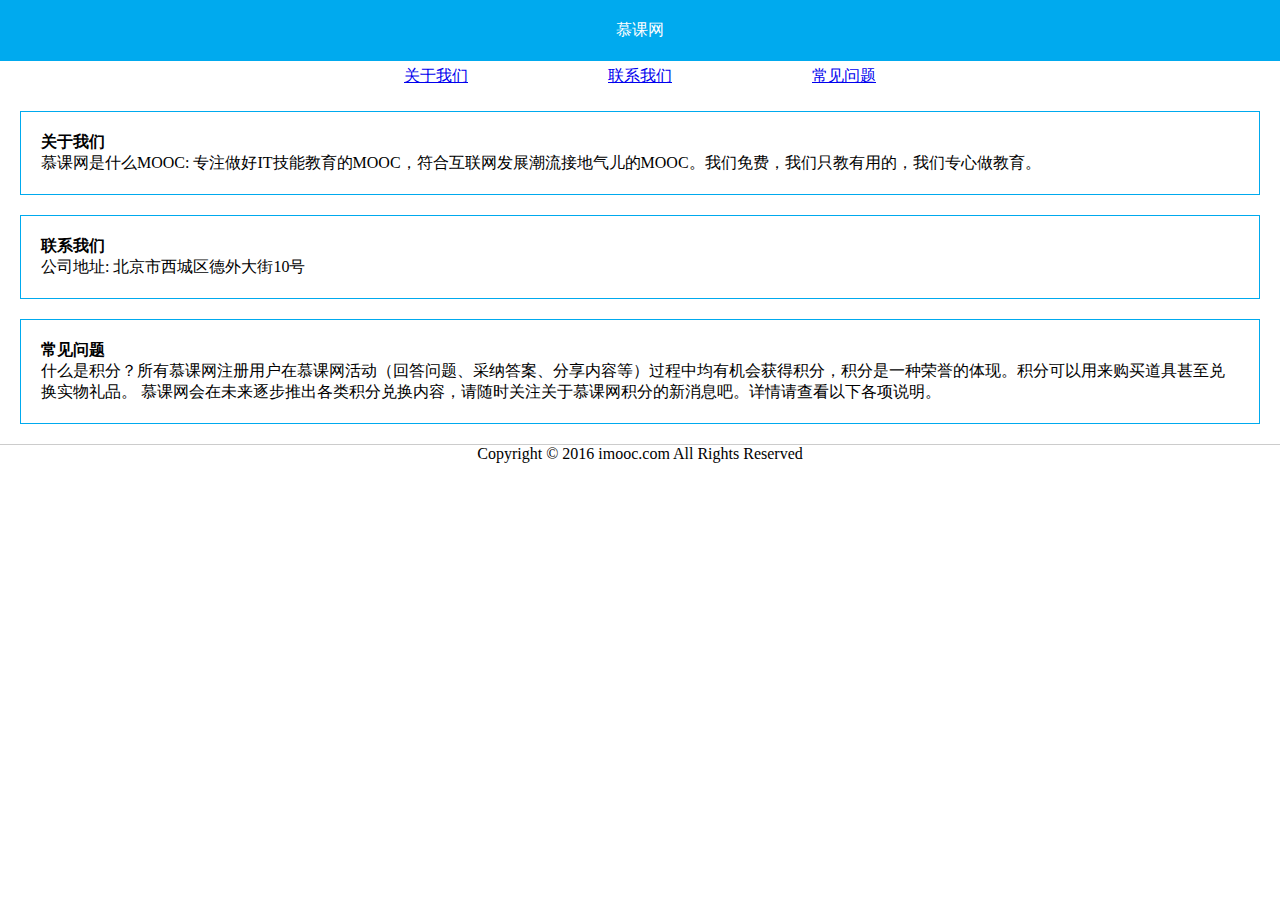
<file: 理财宝/coursework/01/before/index.html>
<!DOCTYPE html>
<html lang="zh">
<head>
    <meta charset="utf-8">
    <title>慕课网</title>
    <style>
        html * {
            margin: 0;
            padding: 0;
            border: 0;
            font-size: 100%;
        }

        /* 任务5: 修改页面样式定义部分 */
        .header {
            padding: 20px;
            color: #fff;
            text-align: center;
            background-color: #00aaee;
        }

        .mainnav {
            text-align: center;
        }

        .mainnav ul li {
            display: inline-block;
            width: 200px;
            line-height: 30px;
        }

        .article {
            margin: 20px;
            padding: 20px;
            border: 1px solid #00aaee;
        }

        .article .headline {
            font-weight: bold;
        }

        .footer {
            border-top: 1px solid #ccc;
            text-align: center;
        }
    </style>
</head>
<body>
<!-- 任务1: 修改头部标题部分 -->
<div class="header">
    <div class="headline">慕课网</div>
</div>
<!-- 任务2: 修改页面主导航部分 -->
<div class="mainnav">
    <ul>
        <li><a href="#">关于我们</a></li>
        <li><a href="#">联系我们</a></li>
        <li><a href="#">常见问题</a></li>
    </ul>
</div>
<!-- 任务3: 修改页面内容部分 -->
<div class="article">
    <div class="headline">关于我们</div>
    <p>慕课网是什么MOOC: 专注做好IT技能教育的MOOC，符合互联网发展潮流接地气儿的MOOC。我们免费，我们只教有用的，我们专心做教育。</p>
</div>
<div class="article">
    <div class="headline">联系我们</div>
    <p>公司地址: 北京市西城区德外大街10号</p>
</div>
<div class="article">
    <div class="headline">常见问题</div>
    <p>
        什么是积分？所有慕课网注册用户在慕课网活动（回答问题、采纳答案、分享内容等）过程中均有机会获得积分，积分是一种荣誉的体现。积分可以用来购买道具甚至兑换实物礼品。
        慕课网会在未来逐步推出各类积分兑换内容，请随时关注关于慕课网积分的新消息吧。详情请查看以下各项说明。</p>
</div>
<!-- 任务4: 修改页面底部版权信息部分 -->
<div class="footer">
    <p>Copyright © 2016 imooc.com All Rights Reserved</p>
</div>
</body>
</html>
</file>
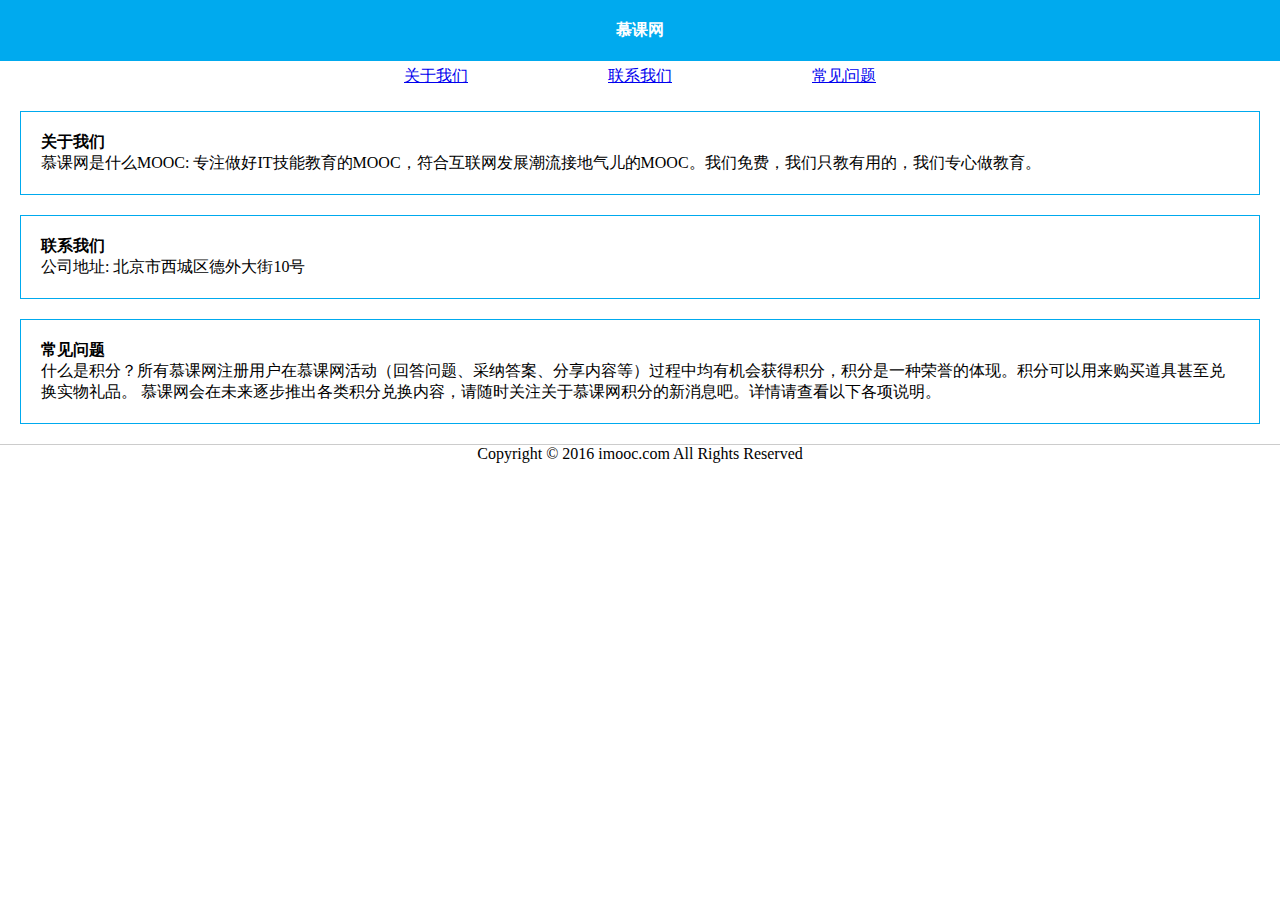
<file: 理财宝/coursework/01/end/index.html>
<!DOCTYPE html>
<html lang="zh">
<head>
    <meta charset="utf-8">
    <title>慕课网</title>
    <style>
        html * {
            margin: 0;
            padding: 0;
            border: 0;
            font-size: 100%;
        }

        header {
            padding: 20px;
            color: #fff;
            text-align: center;
            background-color: #00aaee;
        }

        nav {
            text-align: center;
        }

        nav ul li {
            display: inline-block;
            width: 200px;
            line-height: 30px;
        }

        article {
            margin: 20px;
            padding: 20px;
            border: 1px solid #00aaee;
        }

        article h2 {
            font-weight: bold;
        }

        footer {
            border-top: 1px solid #ccc;
            text-align: center;
        }
    </style>
</head>
<body>
<header>
    <h1>慕课网</h1>
</header>
<nav>
    <ul>
        <li><a href="#">关于我们</a></li>
        <li><a href="#">联系我们</a></li>
        <li><a href="#">常见问题</a></li>
    </ul>
</nav>
<article>
    <h2>关于我们</h2>
    <p>慕课网是什么MOOC: 专注做好IT技能教育的MOOC，符合互联网发展潮流接地气儿的MOOC。我们免费，我们只教有用的，我们专心做教育。</p>
</article>
<article>
    <h2>联系我们</h2>
    <p>公司地址: 北京市西城区德外大街10号</p>
</article>
<article>
    <h2>常见问题</h2>
    <p>
        什么是积分？所有慕课网注册用户在慕课网活动（回答问题、采纳答案、分享内容等）过程中均有机会获得积分，积分是一种荣誉的体现。积分可以用来购买道具甚至兑换实物礼品。
        慕课网会在未来逐步推出各类积分兑换内容，请随时关注关于慕课网积分的新消息吧。详情请查看以下各项说明。</p>
</article>
<footer>
    <p>Copyright © 2016 imooc.com All Rights Reserved</p>
</footer>
</body>
</html>
</file>
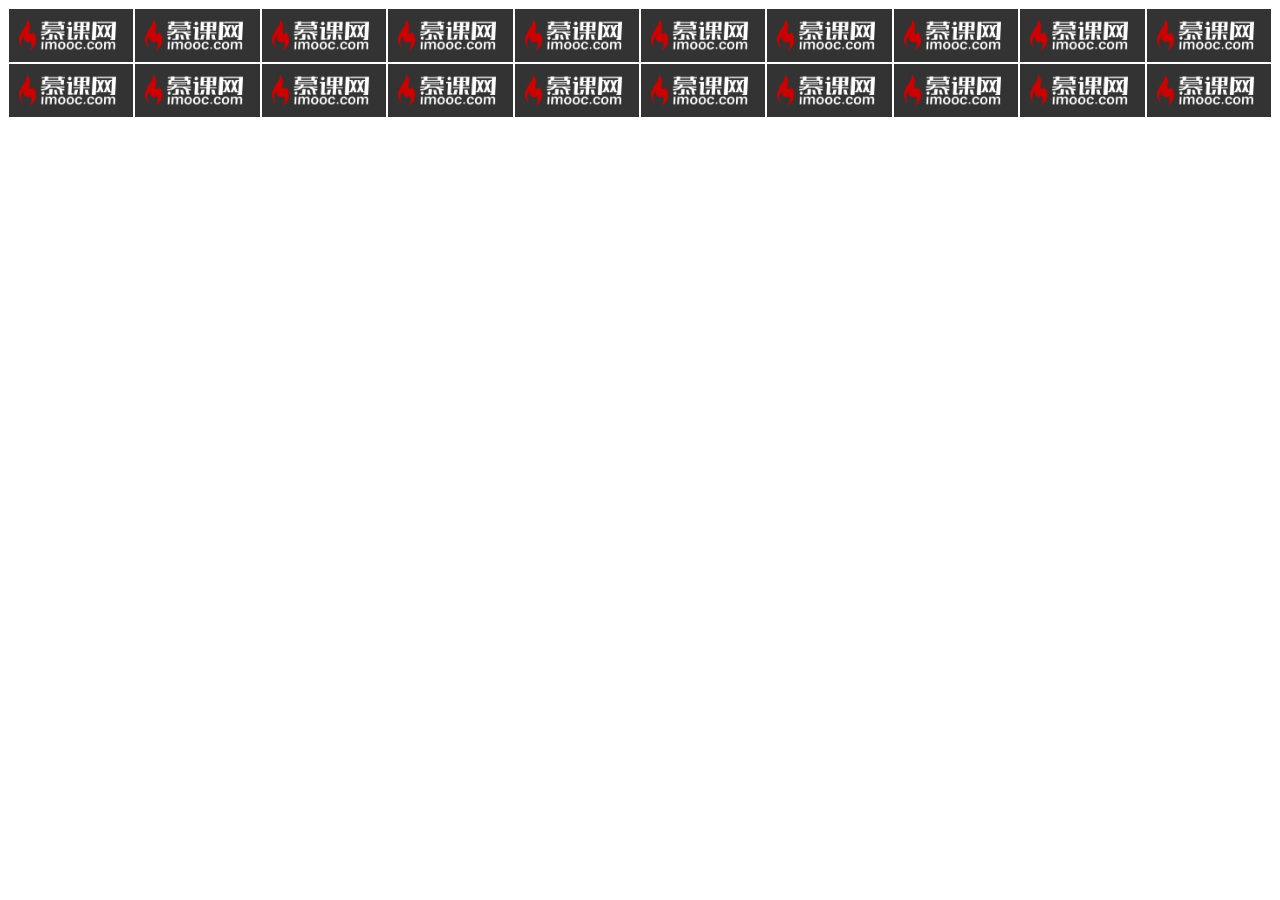
<file: 理财宝/coursework/02/before/index.html>
<!DOCTYPE html>
<html lang="zh">
<head>
    <meta charset="utf-8">
    <title>Responsive Page</title>

    <!-- 任务1: 统一视口，默认页面缩放为1.0倍 -->

    <!-- 任务2: 使用normalize.css统一默认样式 -->

    <style>
        ul {
            margin: 0;
            padding: 0;
            font-size: 0;
        }

        ul li {
            box-sizing: border-box;
            display: inline-block;
            width: 10%;
            padding: 10px;
            margin: 0;
            list-style: none;
            border: 1px solid #fff;
            background-color: #333;
        }

        ul li img {
            width: 100%;
        }

        /* 任务3: 在浏览器宽度小于768px时，每行显示5个logo */

        /* 任务4: 在浏览器宽度小于480px时，每行显示2个logo */

    </style>
</head>
<body>
<ul>
    <li><img src="img/logo.png" alt="logo"></li>
    <li><img src="img/logo.png" alt="logo"></li>
    <li><img src="img/logo.png" alt="logo"></li>
    <li><img src="img/logo.png" alt="logo"></li>
    <li><img src="img/logo.png" alt="logo"></li>
    <li><img src="img/logo.png" alt="logo"></li>
    <li><img src="img/logo.png" alt="logo"></li>
    <li><img src="img/logo.png" alt="logo"></li>
    <li><img src="img/logo.png" alt="logo"></li>
    <li><img src="img/logo.png" alt="logo"></li>
    <li><img src="img/logo.png" alt="logo"></li>
    <li><img src="img/logo.png" alt="logo"></li>
    <li><img src="img/logo.png" alt="logo"></li>
    <li><img src="img/logo.png" alt="logo"></li>
    <li><img src="img/logo.png" alt="logo"></li>
    <li><img src="img/logo.png" alt="logo"></li>
    <li><img src="img/logo.png" alt="logo"></li>
    <li><img src="img/logo.png" alt="logo"></li>
    <li><img src="img/logo.png" alt="logo"></li>
    <li><img src="img/logo.png" alt="logo"></li>
</ul>
</body>
</html>
</file>
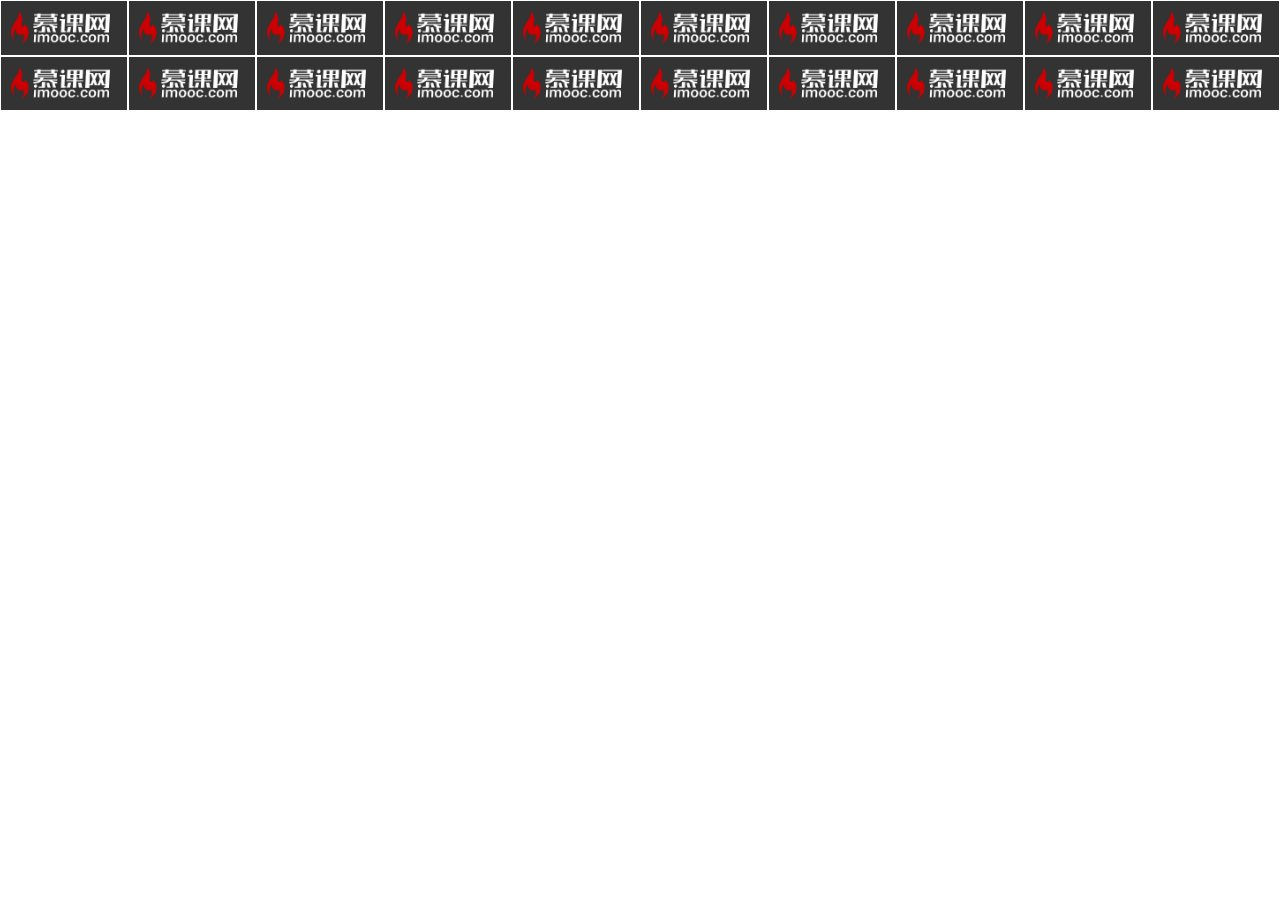
<file: 理财宝/coursework/02/end/index.html>
<!DOCTYPE html>
<html lang="zh">
<head>
    <meta charset="utf-8">
    <title>Responsive Page</title>
    <meta name="viewport" content="width=device-width, initial-scale=1.0">
    <link rel="stylesheet" href="css/normalize.css">
    <style>
        ul {
            margin: 0;
            padding: 0;
            font-size: 0;
        }

        ul li {
            box-sizing: border-box;
            display: inline-block;
            width: 10%;
            padding: 10px;
            margin: 0;
            list-style: none;
            border: 1px solid #fff;
            background-color: #333;
        }

        ul li img {
            width: 100%;
        }

        @media only screen and (max-width: 768px) {

            ul li {
                width: 20%;
            }
        }

        @media only screen and (max-width: 480px) {

            ul li {
                width: 50%;
            }
        }
    </style>
</head>
<body>
<ul>
    <li><img src="img/logo.png" alt="logo"></li>
    <li><img src="img/logo.png" alt="logo"></li>
    <li><img src="img/logo.png" alt="logo"></li>
    <li><img src="img/logo.png" alt="logo"></li>
    <li><img src="img/logo.png" alt="logo"></li>
    <li><img src="img/logo.png" alt="logo"></li>
    <li><img src="img/logo.png" alt="logo"></li>
    <li><img src="img/logo.png" alt="logo"></li>
    <li><img src="img/logo.png" alt="logo"></li>
    <li><img src="img/logo.png" alt="logo"></li>
    <li><img src="img/logo.png" alt="logo"></li>
    <li><img src="img/logo.png" alt="logo"></li>
    <li><img src="img/logo.png" alt="logo"></li>
    <li><img src="img/logo.png" alt="logo"></li>
    <li><img src="img/logo.png" alt="logo"></li>
    <li><img src="img/logo.png" alt="logo"></li>
    <li><img src="img/logo.png" alt="logo"></li>
    <li><img src="img/logo.png" alt="logo"></li>
    <li><img src="img/logo.png" alt="logo"></li>
    <li><img src="img/logo.png" alt="logo"></li>
</ul>
</body>
</html>
</file>
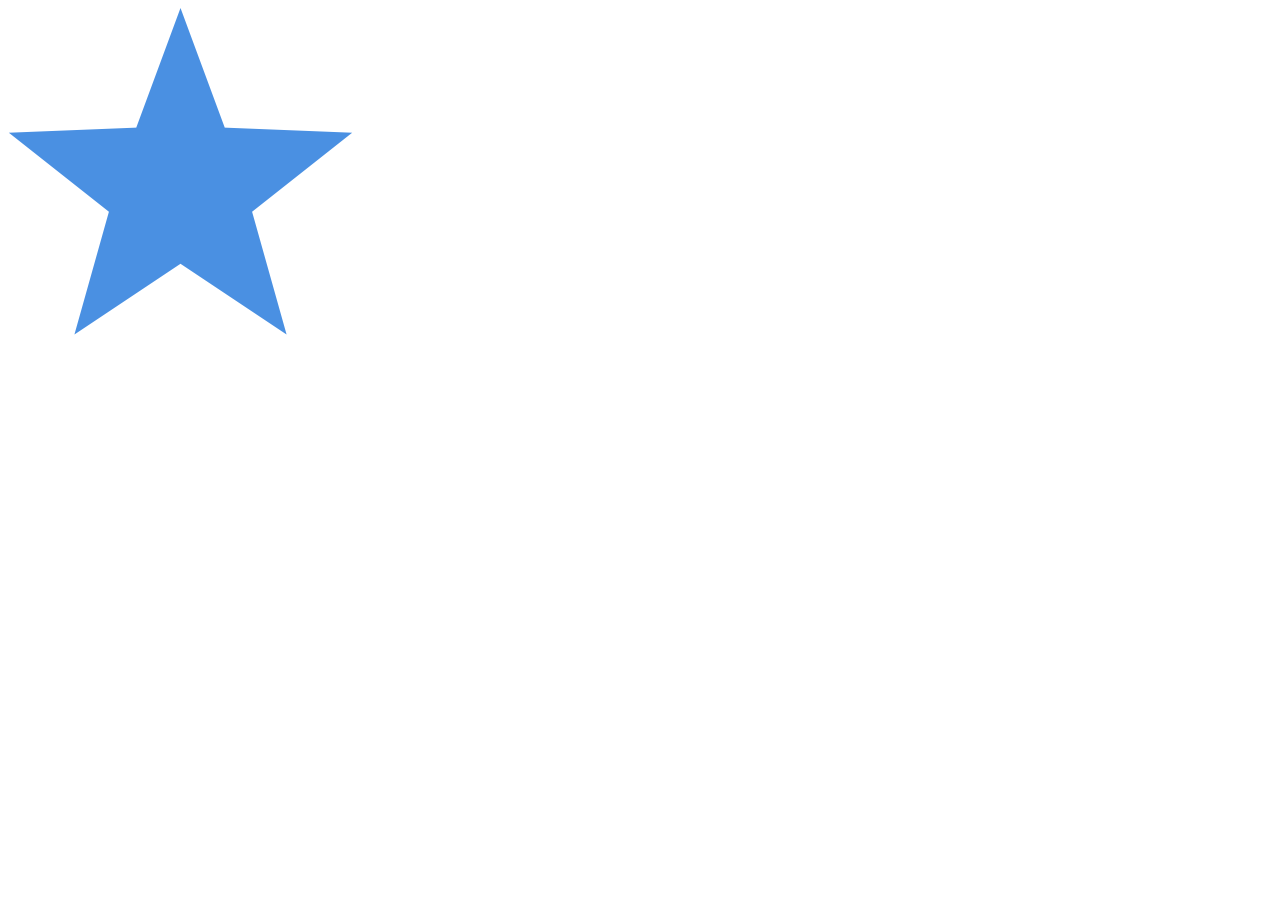
<file: 理财宝/coursework/03/before/index.html>
<!DOCTYPE html>
<html lang="zh">
<head>
    <meta charset="utf-8">
    <title>Responsive Image</title>
    <meta name="viewport" content="width=device-width, initial-scale=1.0">
</head>
<body>

<!-- 任务1、使用img中的srcset属性，让浏览器自动选择适合的图片 -->
<img src="img/Star.png" alt="star"
     srcset="">

<picture>
    <!-- 任务2、通过picture标签，手动浏览器宽度控制在500px以下，显示1倍图；1000px以下，显示2倍图；1000px以上，显示3倍图 -->
</picture>

</body>
</html>
</file>
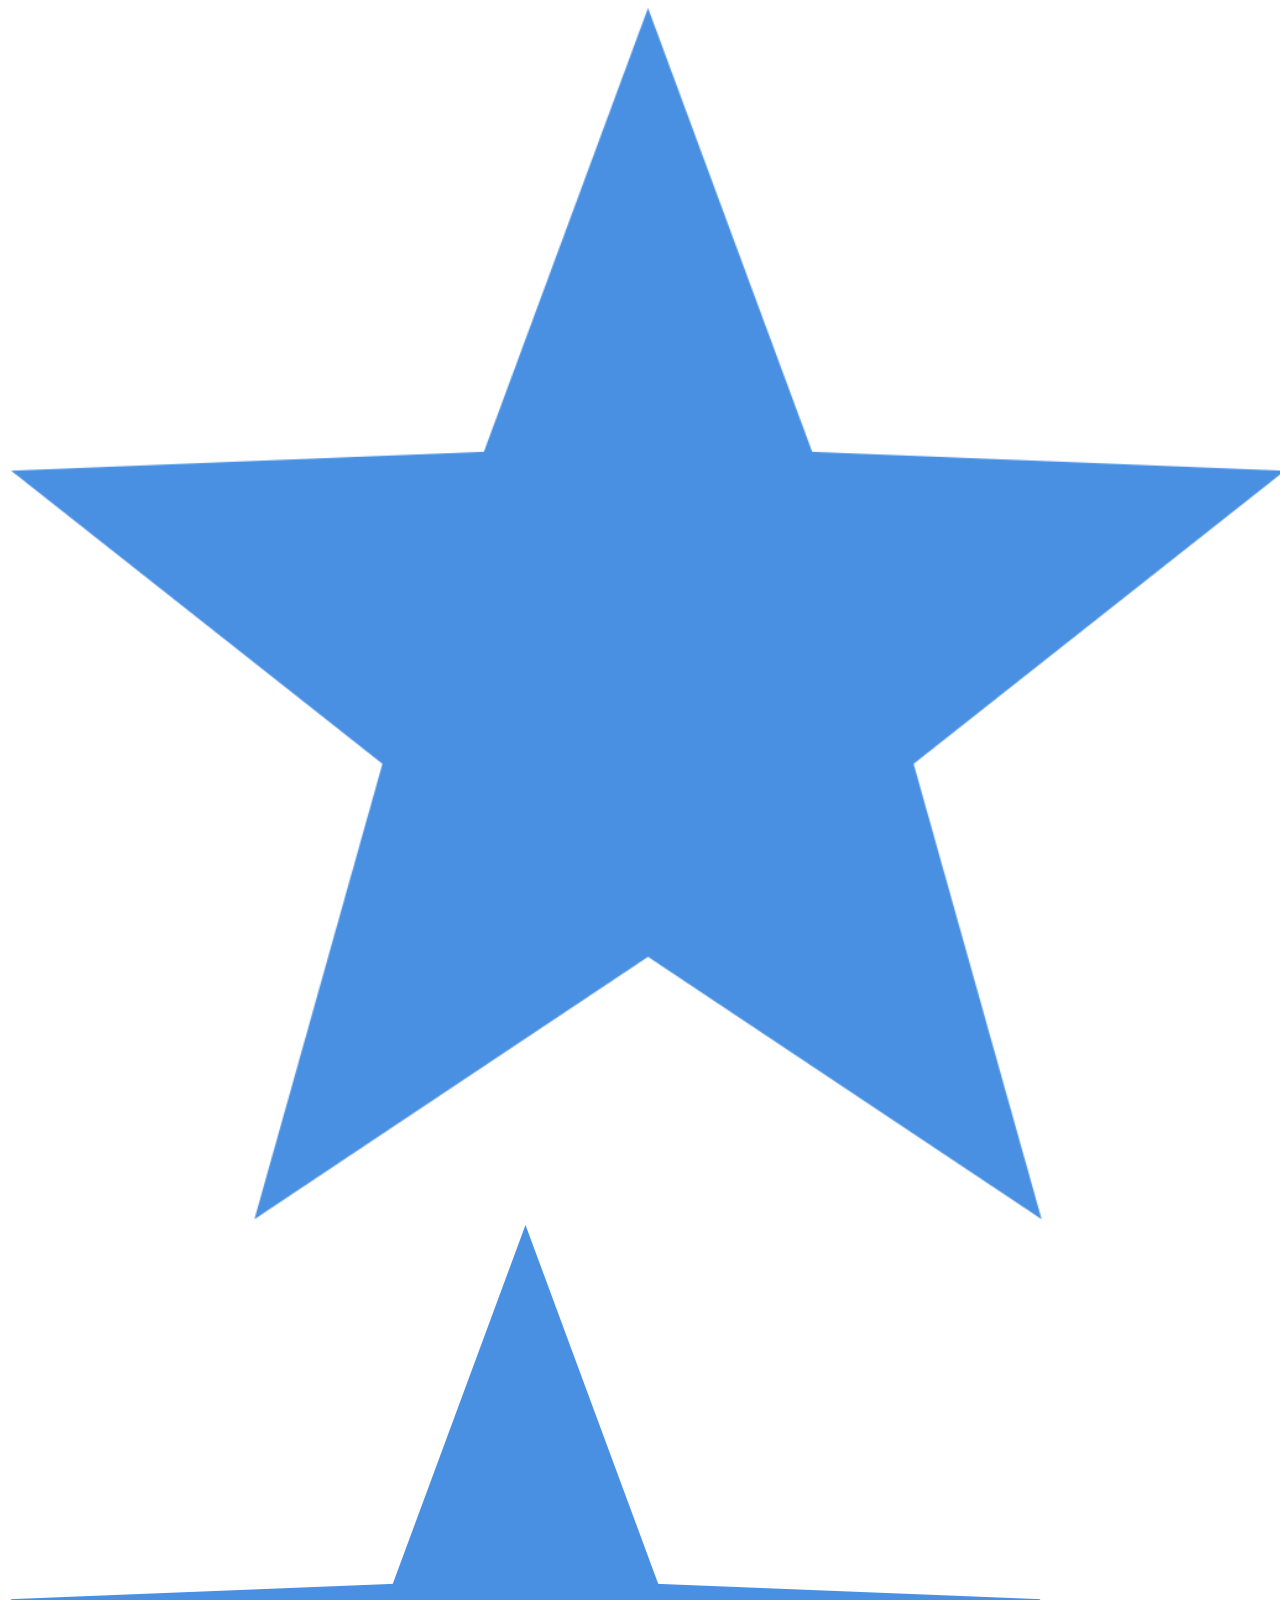
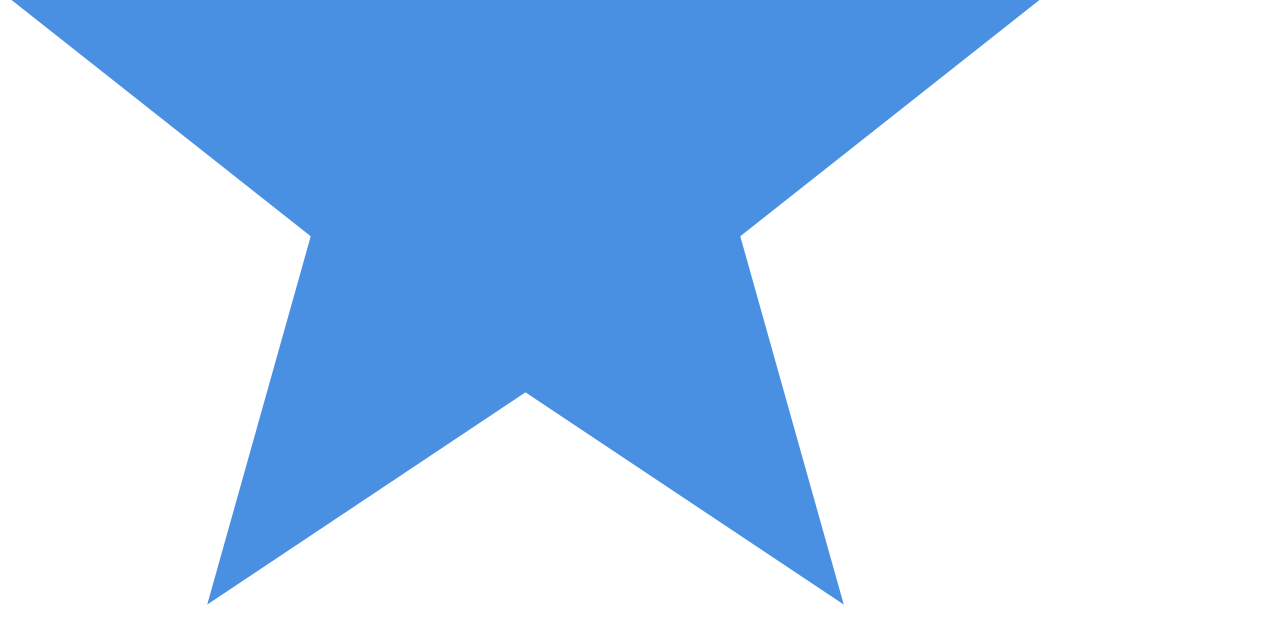
<file: 理财宝/coursework/03/end/index.html>
<!DOCTYPE html>
<html lang="zh">
<head>
    <meta charset="utf-8">
    <title>Responsive Image</title>
    <meta name="viewport" content="width=device-width, initial-scale=1.0">
</head>
<body>

<img src="img/Star.png" alt="star"
     srcset="img/Star.png 345w, img/Star@2x.png 690w, img/Star@3x.png 1035w">

<picture>
    <source srcset="img/Star@3x.png" media="(min-width: 1000px)">
    <source srcset="img/Star@2x.png" media="(min-width: 500px)">
    <img srcset="img/Star.png" alt="star">
</picture>

</body>
</html>
</file>
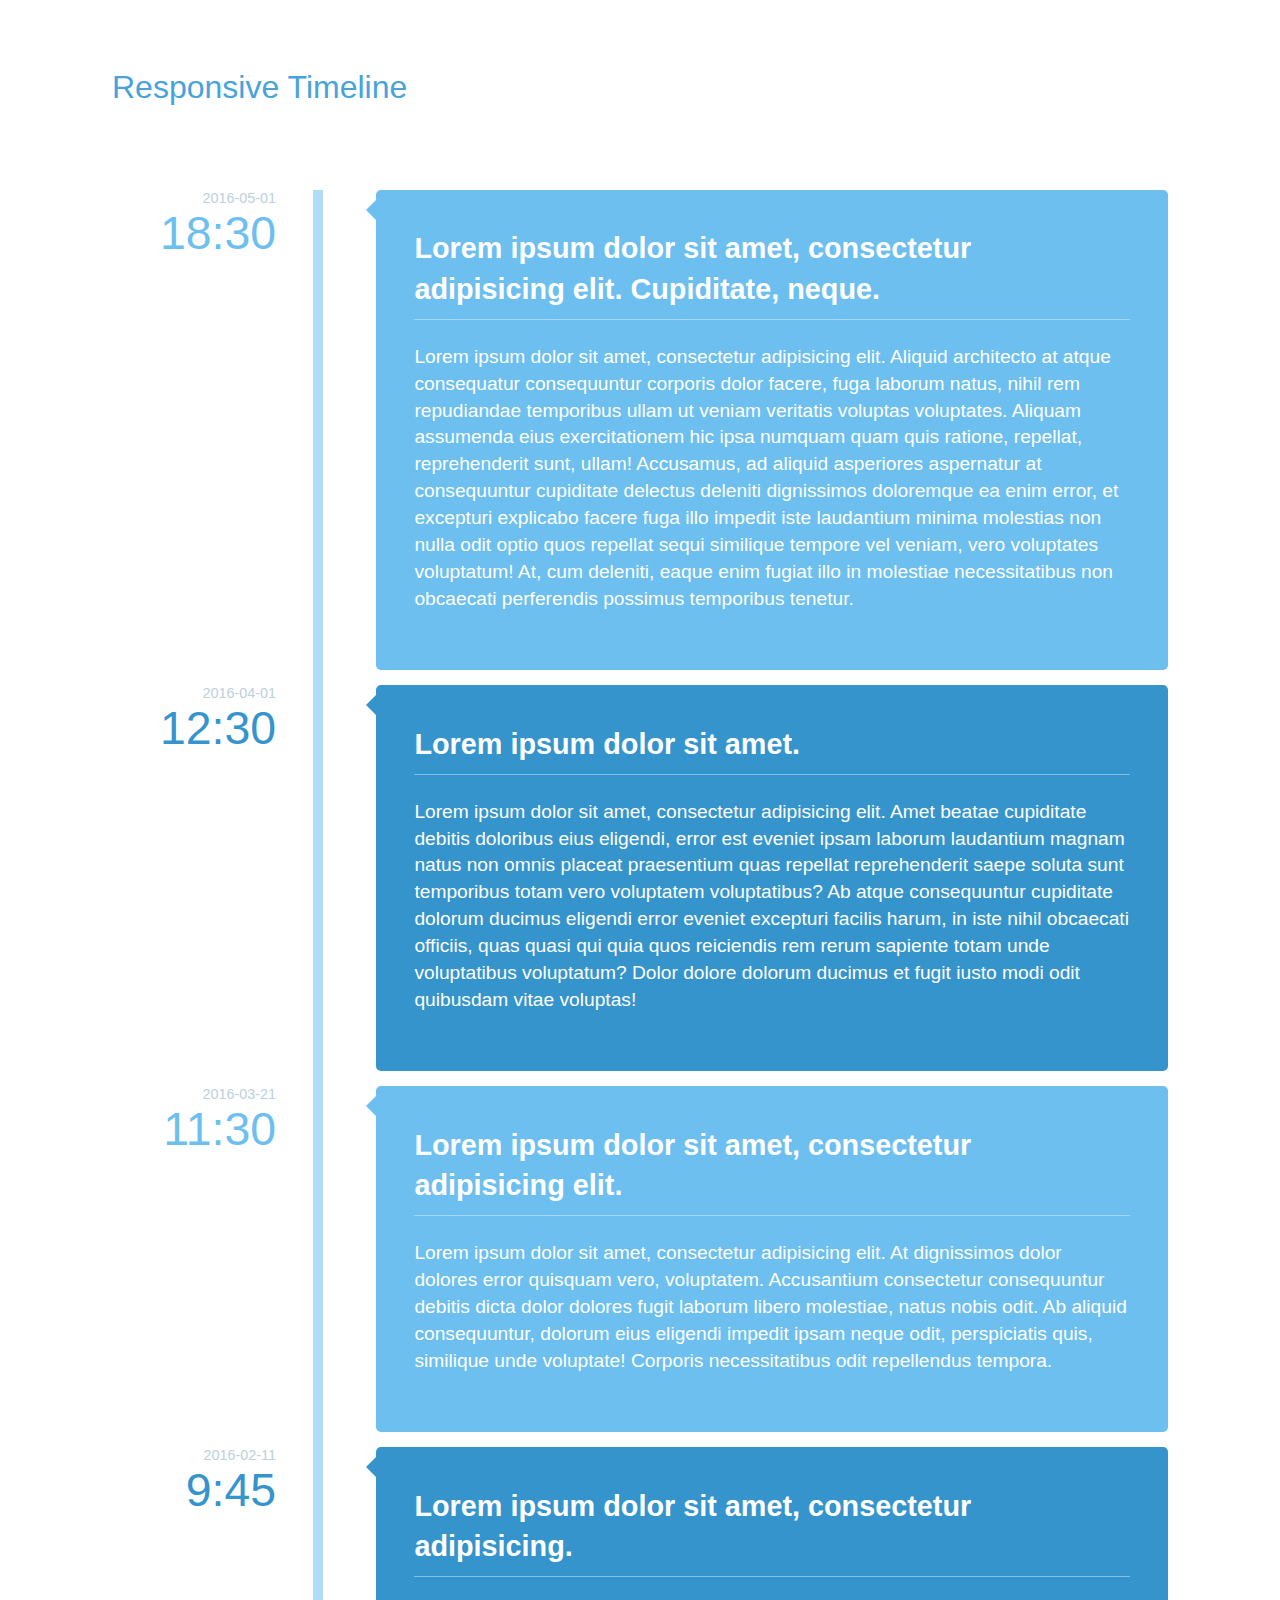
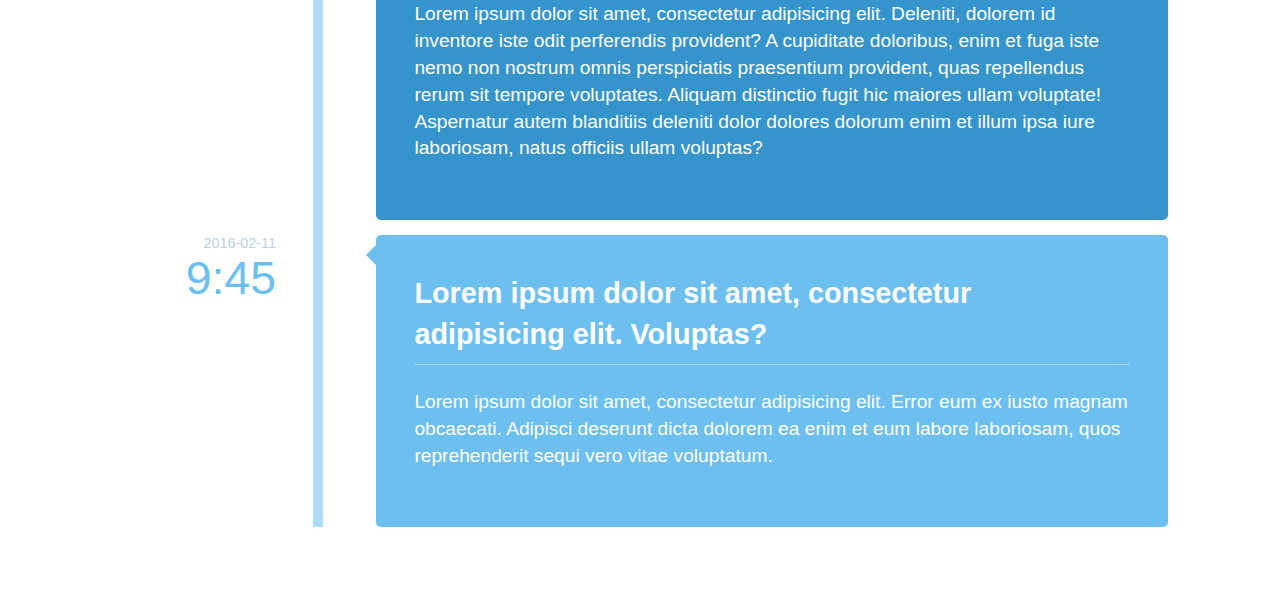
<file: 理财宝/coursework/final/end/index.html>
<!DOCTYPE html>
<html lang="en" class="no-js">
<head>
    <meta charset="utf-8"/>
    <meta http-equiv="X-UA-Compatible" content="IE=edge,chrome=1">
    <title>Responsive Timeline</title>
    <meta name="viewport" content="width=device-width, initial-scale=1.0">
    <link rel="stylesheet" type="text/css" href="css/style.css"/>
    <script src="js/modernizr.custom.js"></script>
</head>
<body>
<div class="container">
    <header class="clearfix">
        <h1>Responsive Timeline</h1>
    </header>
    <div class="main">
        <ul class="tmtimeline">
            <li>
                <time class="tmtime"><span>2016-05-01</span> <span>18:30</span></time>
                <div class="tmlabel">
                    <h2>Lorem ipsum dolor sit amet, consectetur adipisicing elit. Cupiditate, neque.</h2>
                    <p>Lorem ipsum dolor sit amet, consectetur adipisicing elit. Aliquid architecto at atque consequatur
                        consequuntur corporis dolor facere, fuga laborum natus, nihil rem repudiandae temporibus ullam
                        ut veniam veritatis voluptas voluptates. Aliquam assumenda eius exercitationem hic ipsa numquam
                        quam quis ratione, repellat, reprehenderit sunt, ullam! Accusamus, ad aliquid asperiores
                        aspernatur at consequuntur cupiditate delectus deleniti dignissimos doloremque ea enim error, et
                        excepturi explicabo facere fuga illo impedit iste laudantium minima molestias non nulla odit
                        optio quos repellat sequi similique tempore vel veniam, vero voluptates voluptatum! At, cum
                        deleniti, eaque enim fugiat illo in molestiae necessitatibus non obcaecati perferendis possimus
                        temporibus tenetur.</p>
                </div>
            </li>
            <li>
                <time class="tmtime"><span>2016-04-01</span> <span>12:30</span></time>
                <div class="tmlabel">
                    <h2>Lorem ipsum dolor sit amet.</h2>
                    <p>Lorem ipsum dolor sit amet, consectetur adipisicing elit. Amet beatae cupiditate debitis
                        doloribus eius eligendi, error est eveniet ipsam laborum laudantium magnam natus non omnis
                        placeat praesentium quas repellat reprehenderit saepe soluta sunt temporibus totam vero
                        voluptatem voluptatibus? Ab atque consequuntur cupiditate dolorum ducimus eligendi error eveniet
                        excepturi facilis harum, in iste nihil obcaecati officiis, quas quasi qui quia quos reiciendis
                        rem rerum sapiente totam unde voluptatibus voluptatum? Dolor dolore dolorum ducimus et fugit
                        iusto modi odit quibusdam vitae voluptas!</p>
                </div>
            </li>
            <li>
                <time class="tmtime"><span>2016-03-21</span> <span>11:30</span></time>
                <div class="tmlabel">
                    <h2>Lorem ipsum dolor sit amet, consectetur adipisicing elit.</h2>
                    <p>Lorem ipsum dolor sit amet, consectetur adipisicing elit. At dignissimos dolor dolores error
                        quisquam vero, voluptatem. Accusantium consectetur consequuntur debitis dicta dolor dolores
                        fugit laborum libero molestiae, natus nobis odit. Ab aliquid consequuntur, dolorum eius eligendi
                        impedit ipsam neque odit, perspiciatis quis, similique unde voluptate! Corporis necessitatibus
                        odit repellendus tempora.</p>
                </div>
            </li>
            <li>
                <time class="tmtime"><span>2016-02-11</span> <span>9:45</span></time>
                <div class="tmlabel">
                    <h2>Lorem ipsum dolor sit amet, consectetur adipisicing.</h2>
                    <p>Lorem ipsum dolor sit amet, consectetur adipisicing elit. Deleniti, dolorem id inventore iste
                        odit perferendis provident? A cupiditate doloribus, enim et fuga iste nemo non nostrum omnis
                        perspiciatis praesentium provident, quas repellendus rerum sit tempore voluptates. Aliquam
                        distinctio fugit hic maiores ullam voluptate! Aspernatur autem blanditiis deleniti dolor dolores
                        dolorum enim et illum ipsa iure laboriosam, natus officiis ullam voluptas?</p>
                </div>
            </li>
            <li>
                <time class="tmtime"><span>2016-02-11</span> <span>9:45</span></time>
                <div class="tmlabel">
                    <h2>Lorem ipsum dolor sit amet, consectetur adipisicing elit. Voluptas?</h2>
                    <p>Lorem ipsum dolor sit amet, consectetur adipisicing elit. Error eum ex iusto magnam obcaecati.
                        Adipisci deserunt dicta dolorem ea enim et eum labore laboriosam, quos reprehenderit sequi vero
                        vitae voluptatum.</p>
                </div>
            </li>
        </ul>
    </div>
</div>
</body>
</html>
</file>
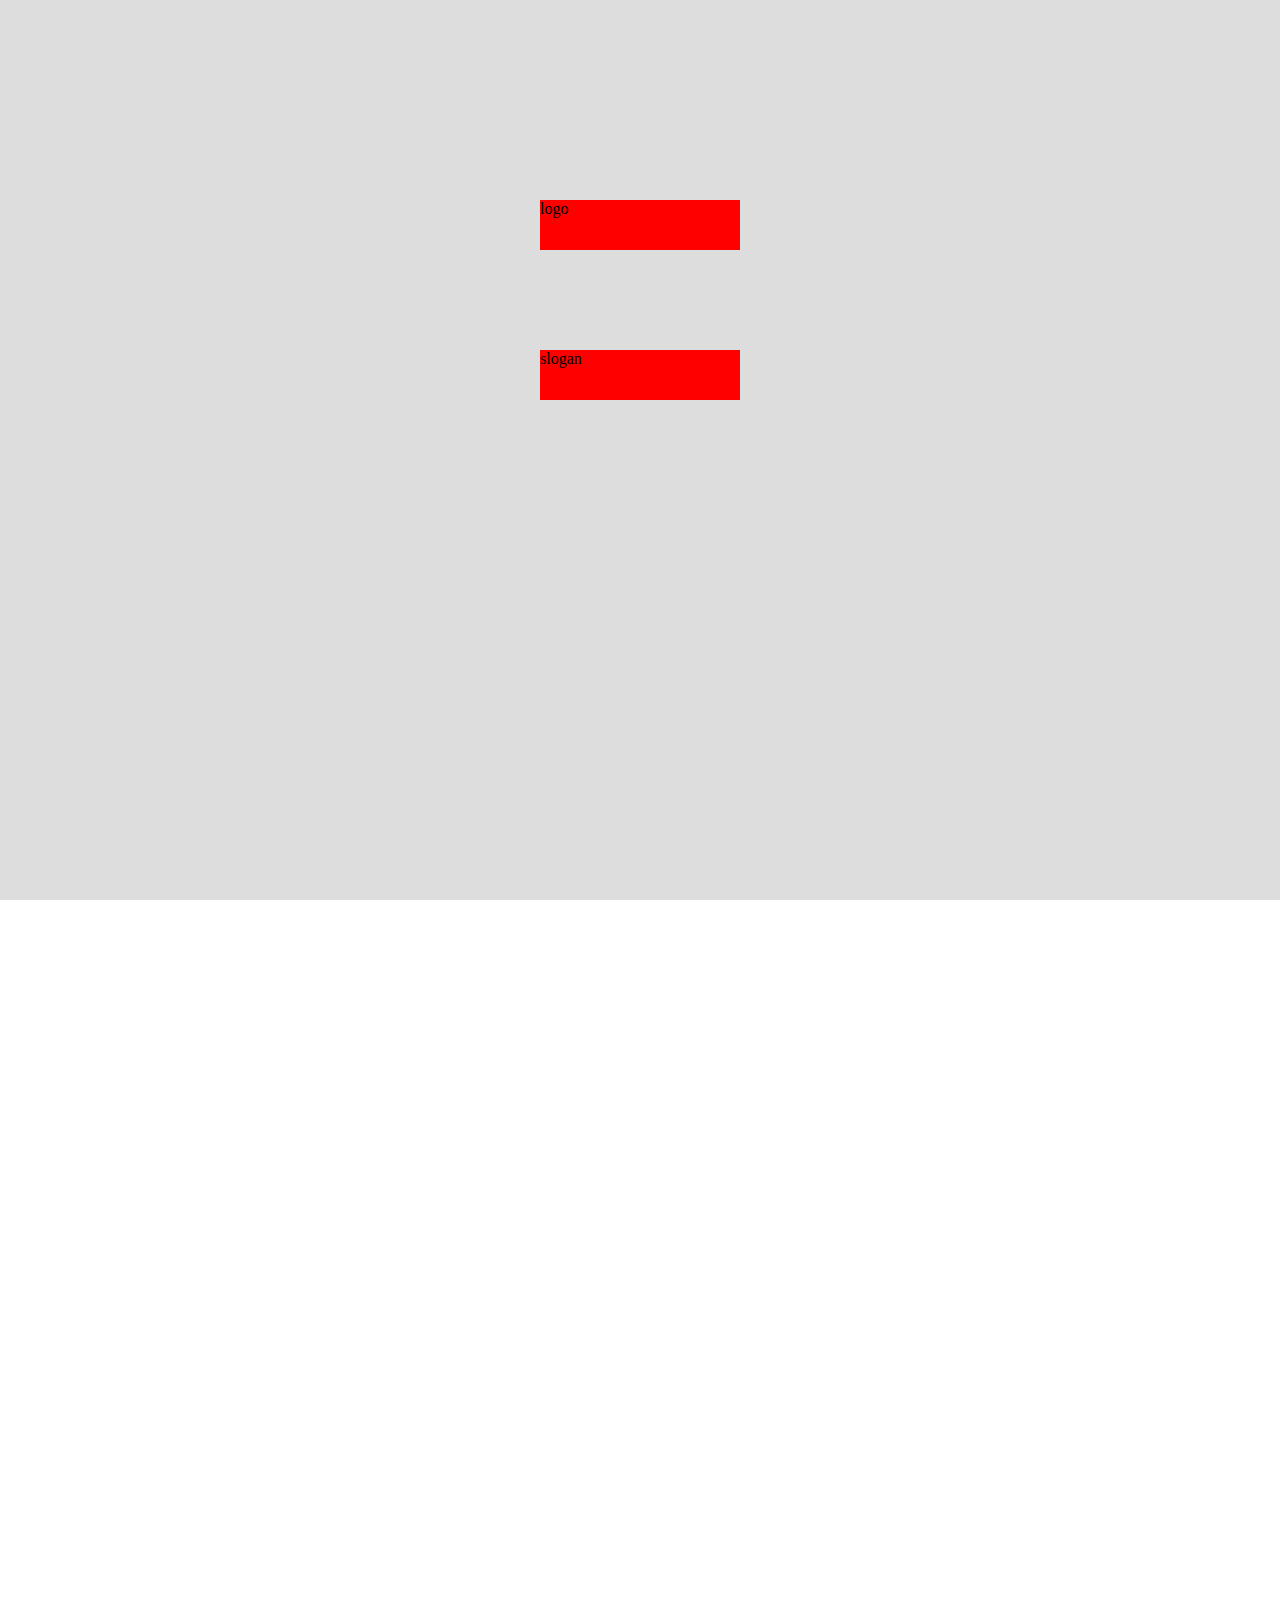
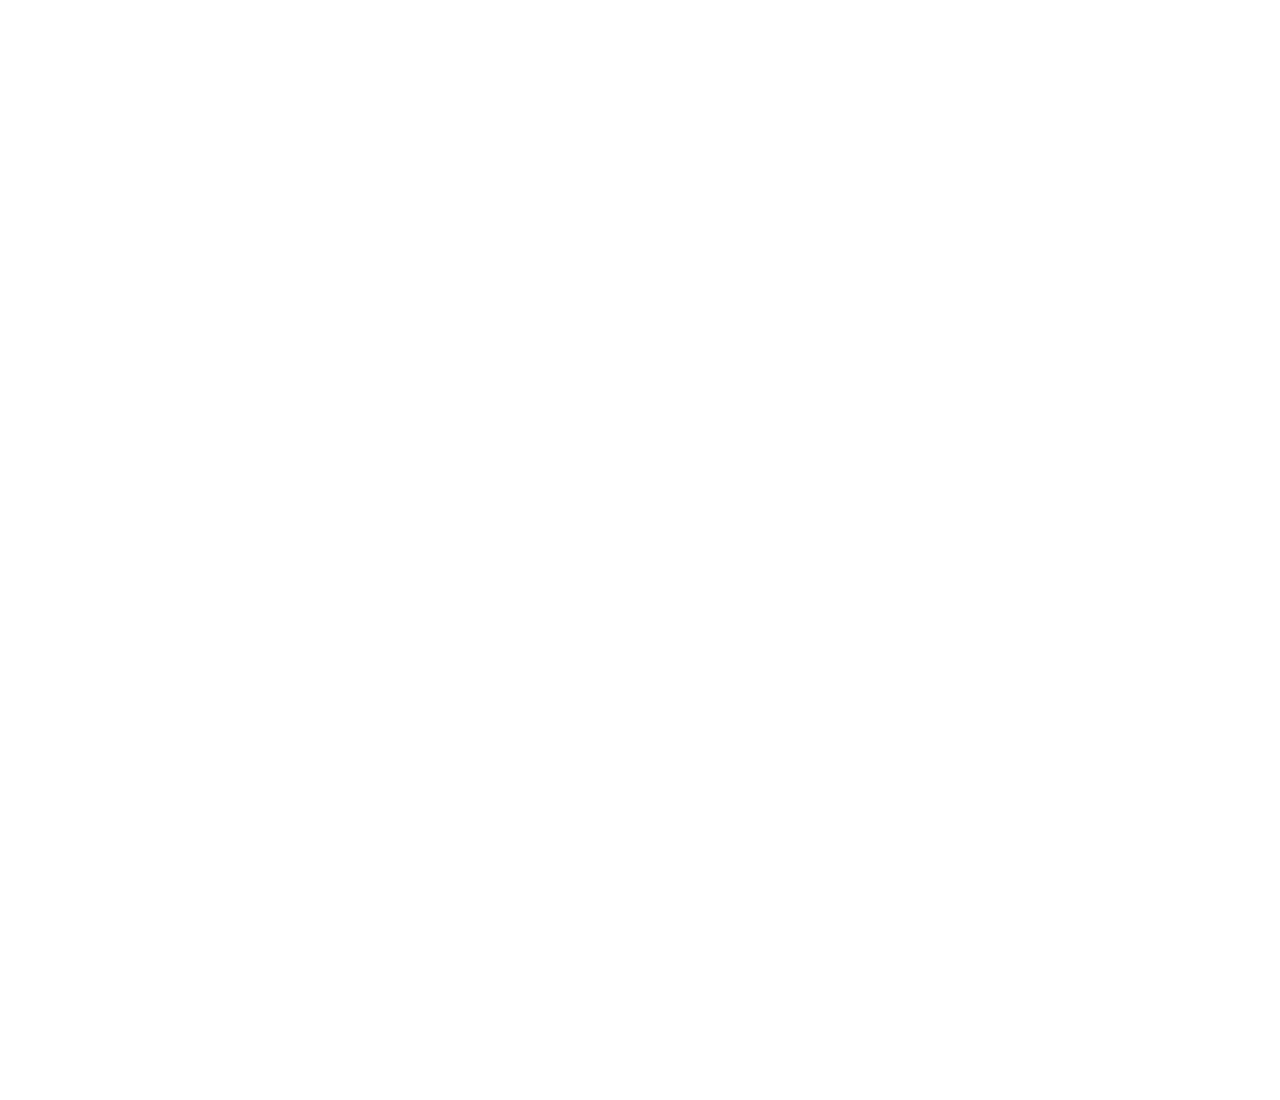
<file: new-fullPage/test/test-H5.html>
<!DOCTYPE html>
<html lang="en">
<head>
    <meta charset="UTF-8">
    <meta name="viewport" content="width=device-width, minimum-scale=1, maximum-scale=1">
    <title>test-H5</title>
    <link rel="stylesheet" href="../css/H5.css">
    <link rel="stylesheet" href="../css/H5ComponentBase.css">
    <style>
        body{
            margin: 0;
            padding: 0;
        }
    </style>
</head>
<body>
<!-- 测试内容组织功能，以及fullPage页面切换&组件切换 -->

<script src="../js/lib/jquery.js"></script>
<script src="../js/lib/jquery-ui.min.js"></script>
<script src="../js/lib/jquery.fullPage.js"></script>
<!-- H5对象资源&管理内容：页-组件 -->
<script src="../js/H5.js"></script>
<script src="../js/H5ComponentBase.js"></script>
<script>
    $(function () {
        var h5 = new H5();

        h5.addPage('face')
                .addComponent('logo',{
                    text:'logo',
                    width:400,
                    height:100,
                    css:{backgroundColor:'red',top:200,opacity:0},
                    center:true,
                    animateIn:{opacity:1},
                    animateOut:{opacity:0}
                })
                .addComponent('slogan',{
                    text:'slogan',
                    width:400,
                    height:100,
                    css:{backgroundColor:'red',top:350},
                    center:true
                })
          .addPage('desc')
                .addComponent('caption',{
                    text:'核心理念',
                    width:400,
                    height:100,
                    css:{backgroundColor:'green',top:350},
                    center:true
                })
          .addPage('page-3')
                .addComponent('caption',{text:'课程方向分布'})
          .loader();



    })
</script>
</body>
</html>
</file>
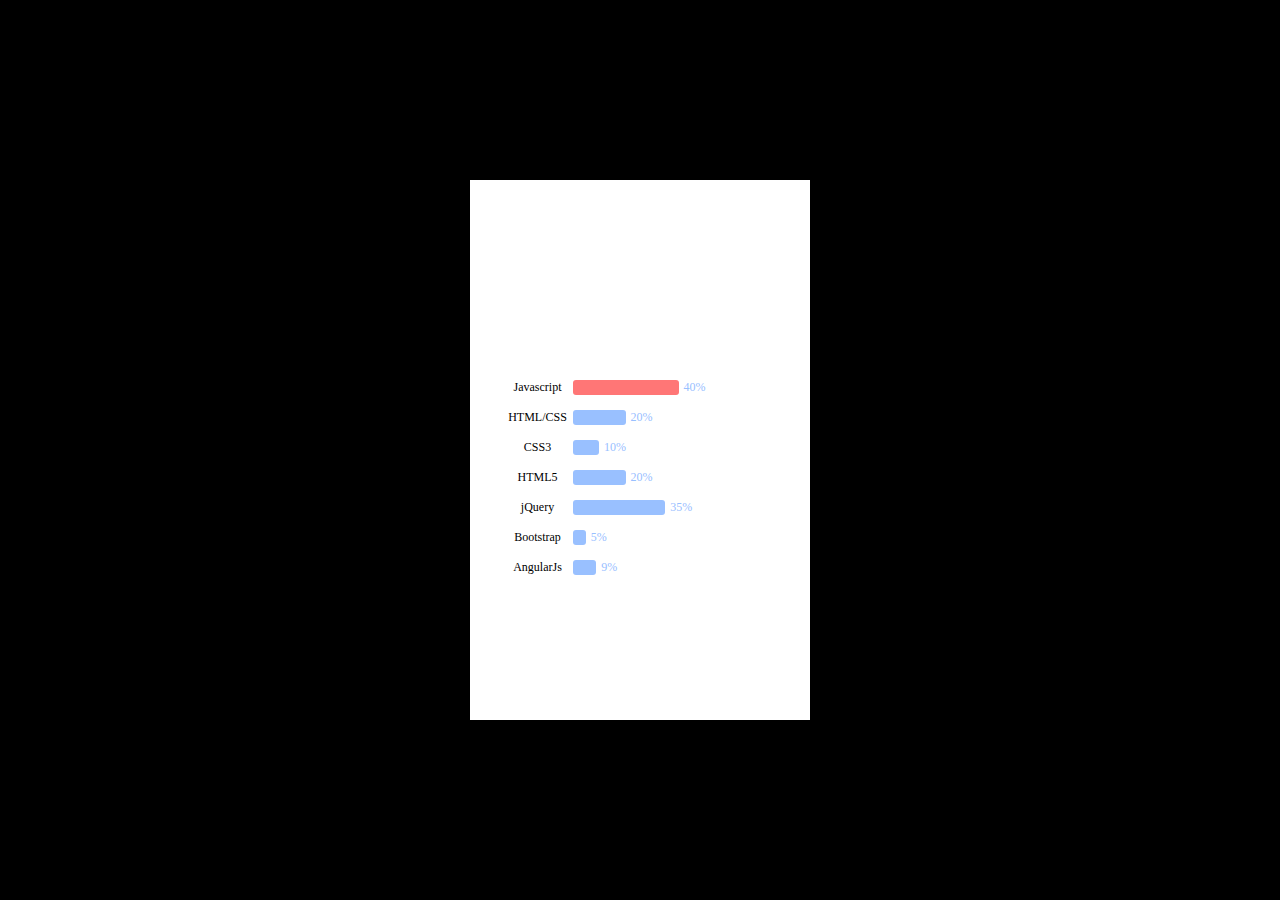
<file: new-fullPage/test/test-H5ComponentBar.html>
<!DOCTYPE html>
<html lang="en">
<head>
    <meta charset="UTF-8">
    <title>H5ComponentBar</title>
    <meta name="viewport" content="width=device-width, minimum-scale=1, maximum-scale=1">
    <link rel="stylesheet" href="../css/H5ComponentBase.css">
    <script src="../js/lib/jquery.js"></script>
    <script src="../js/H5ComponentBase.js"></script>
    <!-- 引入散点图的资源 -->
    <link rel="stylesheet" href="../css/H5ComponentBar.css">
    <script src="../js/H5ComponentBar.js"></script>

    <style type="text/css">
        body{
            margin: 0;
            padding: 0;
            background-color: #000;
            font-size: 12px;
        }
        .iphone{
            width: 340px;
            height: 540px;
            background-color: #fff;
            position: absolute;
            top: 50%;
            left: 50%;
            margin: -270px 0 0 -170px;
        }

    </style>
</head>
<body>
<!-- 用于开发测试 H5ComponentBar 对象（柱图对象） -->
<div class="iphone">

</div>

<script>
    var cfg = {
        type:'bar',

        width:530,
        height:600,
        data:[
            ['Javascript', .4 ,'#ff7676'],
            ['HTML/CSS', .2 ],
            ['CSS3', .1 ],
            ['HTML5', .2],
            ['jQuery', .35 ],
            ['Bootstrap', .05 ],
            ['AngularJs', .09]
        ],
        css:{
            top:100,
            opacity:0
        },
        animateIn:{
            opacity:1,
            top:200
        },
        animateOut:{
            opacity:0,
            top:100
        },
        center:true,
    };
    var h5 = new H5ComponentBar('myBarComponent',cfg);
    $('.iphone').append(h5);

    var leave = true;
    $('body').click(function () {
        leave = !leave;
        $('.h5_component').trigger(leave ? 'onLeave' : 'onLoad')
    }).click();
</script>
</body>
</html>
</file>
<file: new-fullPage/css/H5.css>
/* H5对象的全局样式 */
.h5{
    height: 100%;
}
.h5_page{
    position: relative;
    width: 100%;
    height: 100%;
    background-color: #ddd;
    background-size: 100%;
    background-repeat: no-repeat;
}
</file>
<file: new-fullPage/css/H5_loading.css>
/*loading动画样式*/
body{
    position: fixed;
    width: 100%;
    height: 100%;
}

.loading{
    width: 60px;
    height: 60px;
    position: relative;
    margin: -30px auto;
    top: 50%;

}
.loading #rate{
    font-size: 9px;
    width: 100%;
    text-align: center;
    height: 20px;
    line-height: 20px;
    color: #0062e0;
    position: absolute;
    top: 100%;
}
.double-bounce1,.double-bounce2{
    width: 100%;
    height: 100%;
    border-radius: 50%;
    background-color: #0062e0;
    left: 0;
    top: 0;
    position: absolute;
    opacity: .6;
}
.double-bounce1{
    -webkit-animation:bounce 2s infinite ease-in-out 0s;

}
.double-bounce2{
    -webkit-animation:bounce2 2s infinite ease-in-out 0s;

}
@-webkit-keyframes bounce {
    0%, 100%{
        transform: scale(0);
    }
    50%{
        transform: scale(1);
    }
}
@-webkit-keyframes bounce2 {
    0%, 100%{
        transform: scale(1);
    }
    50%{
        transform: scale(0);
    }
}
</file>
<file: 理财宝/css/main.css>
/************
 * 页面样式
 ************/

/* ==========
   基本默认值
   ========== */

html{
	font-size: 62.5%;
	color:#222;
}

::selection{
	background-color: #b3d4fc;
	text-shadow:none;
}

ul{
	margin:0;
	padding: 0;
}

li{
	list-style: none;
}

/* ==========
   工具样式
   ========== */

.center-block {
    display: block;
    margin-right: auto;
    margin-left: auto;
}

.pull-right {
    float: right !important;
}

.pull-left {
    float: left !important;
}

.text-right {
    text-align: right !important;
}

.text-left {
    text-align: left !important;
}

.text-center {
    text-align: center !important;
}

.hide {
    display: none !important;
}

.show {
    display: block !important;
}

.invisible {
    visibility: hidden;
}

.text-hide {
    font: 0/0 a;
    color: transparent;
    text-shadow: none;
    background-color: transparent;
    border: 0;
}

.clearfix:before,
.clearfix:after{
	content: " ";
	display:table;
}

.clearfix:after{
	clear: both;
}

/* ===============
   浏览器更新提示
   =============== */
   
.browserupgrade {
    margin: 0;
    padding: 1em;
    background: #ccc;
}

/* ===============
   自定义页面样式
   =============== */
body{
	font-size: 1.2rem;
	line-height: 1.5;
	background-color: #f7f7f7;
}

a{
	text-decoration: none;
	color: #666;
}

a:hover,a:active{
	color: #0ae;
	text-decoration: underline;
}


/* 顶部导航 */

header{
	width: 100%;
}

header .top{
	line-height: 3rem;
	padding: 0 1.5rem;
	color:#fff;
	background-color: #555;
	border-bottom: 1px solid #ecc000;
}

header .top .tel{
	float: left;
}

header .top ul{
	text-align:right;
}

header .top ul li{
	display: inline-block;
}

header .top ul li + li{
	border-left: 1px solid #999;
    /* margin-left: -3px; */
}

header .top ul a{
	color: #fff;
	display: inline-block;
	padding: 0 1.5rem;
}

@media only screen and (max-width: 50em) {
    header .top ul a{
        padding: 0 1rem;
    }
}

@media only screen and (min-width: 30.0625em) and (max-width: 50em){
    
}

@media only screen and (max-width: 30em) {
    header .top .tel,
    header .top ul li:nth-child(3),
    header .top ul li:nth-child(4) {
        display: none;
    }

}

header .main{
	padding: 0;
}

header .main .brand{
	float: left;
	padding: 1rem 1.5rem 0;
}

header .main ul{
	text-align: right;
}

header .main ul li{
	display: inline-block;
	border-left: 1px solid #f0ede9;
}

header .main ul a{
	display: inline-block;
	color: #7c7a65;
	padding: 0 2.5rem;
	line-height: 5.5rem;
	font-size: 1.6rem;
	font-weight: bold;
	text-decoration: none;
}

header .main li a:hover,
header .main li a:active,
header .main li a.active {
    color: #ffb300;
    background-color: #f8f6f1;
}

@media only screen and (max-width: 50em) {

    header .main .brand {
        float: none;
        display: block;
        padding: 0;
        margin: 1.5rem auto 0.5rem;
        text-align: center;
    }

    header .main ul {
        text-align: center;
    }

    header .main ul li {
        border: none;
    }

    header .main ul li a {
        padding: 0 1.25rem;
    }
}

@media only screen and (max-width: 30em) {

    header .main ul li {
        line-height: 3rem;
    }

    header .main ul li:first-child {
        display: none;
    }

    header .main ul li a {
        font-weight: normal;
        padding: 0 0.5rem;
    }
}

/* 网站主要内容 */

.container {
    width: 100%;
}

/* 交易信息 */

.transaction {
    width: 100%;
    background-color: #7c7365;
}

.trans-content {
    max-width: 90%;
    margin: 0 auto;
    font-size: 1.5rem;
}

.trans-data {
    float: left;
    padding: 0.7rem;
    text-align: left;
}

.trans-data span {
    display: inline-block;
    line-height: 3rem;
    color: #fff;
}

.trans-data span.trans-money {
    font-size: 2.2rem;
    color: #ff9900;
    letter-spacing: 3px;
    margin: 0 1rem;
    padding: 0 1rem;
    border-radius: 3px;
    background-color: rgba(255, 255, 255, 0.9);
    box-shadow: 1px 2px 1px #333 inset;
}

.trans-report {
    float: right;
    text-align: right;
}

.trans-report a {
    display: inline-block;
    padding: 0.7rem;
    line-height: 3rem;
    color: #fff;
}

@media only screen and (max-width: 50em) {

    .trans-content{
        max-width: 98%;
    }

    .trans-data {
        padding: 1rem 0.5rem;
    }

    .trans-data span {
        font-size: 1.2rem;
    }

    .trans-data span.trans-money {
        font-size: 1.6rem;
        margin: 0;
        padding: 0;
        letter-spacing: inherit;
        box-shadow: none;
        background: transparent;
    }

    .trans-report{
        margin-top: 0.4rem;
    }

    .trans-report a {
        font-size: 1.2rem;
        padding-left: 0;
    }
}

@media only screen and (max-width: 30em) {

    .transaction {
        padding: 0.5rem 0;
    }

    .trans-data, .trans-report {
        float: none;
        text-align: center;
    }

    .trans-data, .trans-report a {
        padding: 0;
    }
}
/* 滚动广告 */

.ad{
    /* display: none; */
}

/* 平台特点 */

.feature{
    width: 90%;
    margin: 2rem auto;
    font-size: 0;
}

.feature .item{
    display: inline-block;
    width: calc(33.33333% - 3rem);
    padding: 1rem;
    font-size: 1.4rem;
    background-color: #fff;
    box-shadow: 0 0 4px #ccc;
}

.feature .item + .item{
    margin-left: 1.5rem;
}

.feature .item h3 {
    display: inline-block;
    width: 40%;
    margin: 0;
    padding: 0;
    vertical-align: top;
    font-size: 3.3rem;
    text-align: center;
    color: #ff9900;
}

.feature .item p {
    display: inline-block;
    width: 55%;
    margin: 0;
    padding: 0;
    color: #999;
}

@media only screen and (min-width: 30.0625em) and (max-width: 50em) {

    .feature .item h3,
    .feature .item p {
        display: block;
        width: 100%;
        font-size: 2.6rem;
        text-align: center;
    }

    .feature .item p {
        font-size: 1.2rem;
    }
}

@media only screen and (max-width: 30em) {

    .feature {
        width: 96%;
        margin: 1rem auto;
    }

    .feature .item {
        display: block;
        width: auto;
    }

    .feature .item + .item {
        margin: 1rem 0 0;
    }
}
/* 最新公告 */

.notice{
    width: 90%;
    margin: 2rem auto;
    font-size: 1.4rem;
    line-height: 3rem;
    background-color: #fff;
    box-shadow: 0 0 4px #ccc;
}

.notice a {
    float: left;
    display: inline-block;
    width: 70%;
    margin-left: 2rem;
    text-decoration: none;
}

.notice a:first-child {
    text-overflow: ellipsis;
    overflow: hidden;
    white-space: nowrap;
}
.notice a:first-child:before {
    content: '最新公告: \00a0\00a0';
    color: #aaa;
}

.notice a span {
    color: #999;
    font-size: 1.2rem;
    margin-right: 1rem;
}

.notice a.more {
    float: right;
    width: auto;
    margin-right: 2rem;
    color: #ff9900;
}

@media only screen and (max-width: 30em) {

    .notice {
        width: 96%;
        margin: 1rem auto;
        font-size: 1.2rem;
    }

    .notice a {
        margin-left: 1rem;
    }

    .notice a span {
        display: none;
    }
}
/* 产品列表 */
.product{
    width: 90%;
    margin: 2rem auto;
    background-color: #f5f9fa;
    border-top: 2px solid #ff9900;
    box-shadow: 0 0 4px #ccc;
    font-size: 1.4rem;
}

.product h2{
    float: left;
    width: 20%;
    margin-top: 3rem;
    text-align: center;
    font-size: 2.4rem;
    font-weight: normal;
    color: #635c51;
}

.product h2 em {
    display: block;
    margin-top: 1rem;
    font-size: 1.6rem;
}

.product h2 em:first-child {
    margin-top: 4rem;
}

.product .product-content{
    float: right;
    width: 79.5%;
    background-color: #fff;
    border-left: 1px solid #eee;
}

.product .product-content .item {
    width: 100%;
}

.product .product-content .item + .item {
    border-top: 1px solid #eee;
}

.product .product-content .item h3 {
    float: left;
    width: 30%;
    margin: 1.5rem 0;
    font-size: 1.4rem;
    font-weight: normal;
    text-align: center;
}

.product-content .item em {
    margin-right: 0.5rem;
    font-size: 3.6rem;
    font-style: normal;
    color: #8b999d;
}

.product-content .item h3 i {
    display: block;
    font-size: 1.2rem;
    font-style: normal;
    color: #999;
}

.product-content .item .info {
    float: left;
    width: 48%;
    padding: 1rem;
    border-left: 1px solid #eee;
    border-right: 1px solid #eee;
    font-size: 14px;
}

.product-content .item .info p {
    float: left;
    display: inline-block;
    text-align: center;
    width: 56%;
}

.product-content .item  p:last-child {
    width: 40%;
}

.product-content .item .info span {
    display: block;
    font-size: 2.4rem;
    color: #ff9900;
}

.product-content .item .info i {
    font-size: 1.2rem;
    font-style: normal;
    color: #999;
}

.product .product-content .item .buy {
    float: left;
    width: calc(22% - 4.4rem);
    padding: 1rem;
}

.product-content .item .buy a {
    display: block;
    width: 90%;
    margin: 1.5rem auto;
    max-width: 12rem;
    line-height: 4rem;
    text-align: center;
    text-decoration: none;
    color: #fff;
    background-color: #ff9900;
    border-radius: 5px;
}

.product-content .item .buy a:hover,
.product-content .item .buy a:active {
    background-color: #ffc468;
}

.product-content .item .buy a.disabled {
    background-color: #ccc !important;
    cursor: not-allowed;
}

@media only screen and (max-width: 50em) {

    .product h2 {
        float: none;
        width: 100%;
        margin-top: 2rem;
        font-size: 2.2rem;
    }

    .product h2 em:first-child {
        margin-top: 0;
    }

    .product h2 em {
        display: inline;
        font-size: 1.2rem;
    }

    .product .product-content {
        float: none;
        width: 100%;
    }

    .product .product-content .item h3 {
        margin-bottom: 0;
    }

    .product .product-content .item h3 em {
        font-size: 2.4rem;
    }

    .product .product-content .item .info {
        padding: 1rem 1rem 0;
        font-size: 1.2rem;
    }

    .product .product-content .item .info p span {
        font-size: 2rem;
    }

    .product .product-content .item .buy a {
        margin: 0.5rem auto;
    }
}

@media only screen and (max-width: 30em) {

    .product {
        width: 96%;
    }

    .product h2 em:first-child:before {
        content: " ";
        display: table;
    }

    .product .product-content .item h3 em {
        font-size: 2rem;
        margin-right: 0;
    }

    .product .product-content .item .info {
        float: right;
        width: 70%;
        padding: 1rem 0;
        border: none;
    }

    .product .product-content .item .info p span {
        font-size: 1.8rem;
    }

    .product .product-content .item .buy {
        clear: both;
        float: none;
        width: 100%;
        padding: 1rem 0 2rem;
    }

    .product .product-content .item .buy a {
        margin-top: 0;
        max-width: 26rem;
    }
}
/* 底部导航 */

.footer {
    padding: 3rem 0;
    background-color: #fff;
    border-top: 2px solid #eee;
}

.footer-content {
    width: 90%;
    margin: 0 auto;
}

.footer-content .brand {
    float: left;
    display: block;
    -webkit-filter: grayscale(100%);
    filter: grayscale(100%);
    width: 20%;
    height: 35px;
    background: url('../img/logo@1x.png') no-repeat left;
    background-size: 150px 35px;
}

.footer-content ul {
    float: left;
    width: 15%;
}

.footer-content ul li {
    font-size: 1.4rem;
    line-height: 2.4rem;
}

.footer-content ul li.title {
    font-size: 1.6rem;
    line-height: 3rem;
}

@media only screen and (max-width: 50em) {

    .footer-content .brand {
        display: none;
    }

    .footer-content ul {
        width: 20%;
    }

    .footer-content ul li {
        font-size: 1.2rem;
        line-height: 2rem;
    }

    .footer-content ul li.title {
        font-size: 1.4rem;
        line-height: 2.5rem;
    }
}

@media only screen and (max-width: 30em) {
    .footer-content {
        width: 98%;
    }

    .footer-content ul li.title {
        font-size: 1.2rem;
        line-height: 2rem;
    }
}
/* 底部 */

footer {
    width: 100%;
    padding: 3rem 0 5rem;
    background-color: #ededed;
}

footer ul {
    text-align: center;
}

footer ul li {
    display: inline-block;
}

footer ul li .icon {
    display: inline-block;
    text-indent: -999rem;
    margin-right: 1.5rem;
    background: url(https://i.alipayobjects.com/e/201307/jebmKcbrh.png) no-repeat;
    background-size: 466px 447px;
    overflow: hidden;
}

footer ul li .icon-zfywxk {
    width: 38px;
    height: 27px;
    background-position: -369px -45px;
}

footer ul li .icon-pcirk {
    width: 78px;
    height: 27px;
    background-position: -110px -96px;
}

footer ul li .icon-visayz {
    width: 36px;
    height: 27px;
    background-position: -426px -90px;
}

footer ul li .icon-vsjmfw {
    width: 63px;
    height: 27px;
    margin-right: 13px;
    background-position: -401px -186px;
}

footer ul li .icon-wlgs {
    width: 22px;
    height: 27px;
    background-position: -48px -48px;
}

footer ul li .icon-rzcx {
    width: 75px;
    height: 27px;
    background-position: 0 -320px;
}

footer ul li .icon-gs {
    width: 30px;
    height: 30px;
    margin-right: 0;
    background: url(https://os.alipayobjects.com/rmsportal/lybcjqloSPjMAFg.png) no-repeat;
    background-size: 30px;
}

footer p {
    text-align: center;
    color: #999;
}
</file>
<file: 理财宝/coursework/final/end/css/style.css>
*, *:after, *:before {
    -webkit-box-sizing: border-box;
    -moz-box-sizing: border-box;
    box-sizing: border-box;
}

body, html {
    margin: 0;
    padding: 0;
    font-size: 100%;
}

.clearfix:before,
.clearfix:after {
    content: " ";
    display: table;
}

.clearfix:after {
    clear: both;
}

body {
    font-family: 'Lato', Calibri, Arial, sans-serif;
    color: #47a3da;
}

a {
    color: #f0f0f0;
    text-decoration: none;
}

a:hover {
    color: #000;
}

.main,
.container > header {
    width: 96%;
    max-width: 70em;
    margin: 0 auto;
    padding: 0 2em 3em 2em;
}

.container > header {
    padding: 3em 2em 2em;
}

.container > header h1 {
    font-weight: 400;
}

@media screen and (max-width: 55em) {

    .main,
    .container > header {
        width: 98%;
        padding: 0 2em 1em 2em;
    }

    .container > header h1 {
        text-align: center;
    }
}

/* Timeline */

.tmtimeline {
    position: relative;
    margin: 30px 0 0 0;
    padding: 0;
    list-style: none;
}

.tmtimeline:before {
    content: '';
    position: absolute;
    top: 0;
    bottom: 0;
    left: 20%;
    width: 10px;
    margin-left: -10px;
    background: #afdcf8;
}

.tmtimeline > li {
    position: relative;
}

.tmtimeline > li .tmtime {
    position: absolute;
    display: block;
    width: 25%;
    padding-right: 100px;
}

.tmtimeline > li .tmtime span {
    display: block;
    text-align: right;
}

.tmtimeline > li .tmtime span:first-child {
    font-size: 0.9em;
    color: #bdd0db;
}

.tmtimeline > li .tmtime span:last-child {
    font-size: 2.9em;
    color: #3594cb;
}

.tmtimeline > li:nth-child(odd) .tmtime span:last-child {
    color: #6cbfee;
}

.tmtimeline > li .tmlabel {
    position: relative;
    margin: 0 0 15px 25%;
    padding: 2em;
    color: #fff;
    font-size: 1.2em;
    font-weight: 300;
    line-height: 1.4;
    border-radius: 5px;
    background: #3594cb;
}

.tmtimeline > li:nth-child(odd) .tmlabel {
    background: #6cbfee;
}

.tmtimeline > li .tmlabel h2 {
    margin-top: 0;
    padding: 0 0 10px 0;
    border-bottom: 1px solid rgba(255, 255, 255, 0.4);
}

.tmtimeline > li .tmlabel:after {
    content: " ";
    position: absolute;
    top: 10px;
    right: 100%;
    height: 0;
    width: 0;
    pointer-events: none;
    border: 10px solid transparent;
    border-right-color: #3594cb;
}

.tmtimeline > li:nth-child(odd) .tmlabel:after {
    border-right-color: #6cbfee;
}

@media screen and (max-width: 55em) {

    .tmtimeline > li .tmtime {
        padding-right: 65px;
    }

    .tmtimeline > li .tmtime span:last-child {
        font-size: 1.5em;
    }
}

@media screen and (max-width: 40em) {

    .tmtimeline:before {
        display: none;
    }

    .tmtimeline > li .tmtime {
        position: relative;
        width: 100%;
        padding: 0 0 20px 0;
    }

    .tmtimeline > li .tmtime span {
        text-align: left;
    }

    .tmtimeline > li .tmlabel {
        margin: 0 0 30px 0;
        padding: 1em;
        font-weight: 400;
        font-size: 95%;
    }

    .tmtimeline > li .tmlabel:after {
        top: -20px;
        right: auto;
        left: 20px;
        border-right-color: transparent;
        border-bottom-color: #3594cb;
    }

    .tmtimeline > li:nth-child(odd) .tmlabel:after {
        border-right-color: transparent;
        border-bottom-color: #6cbfee;
    }

    .tmtimeline > li .tmicon {
        position: relative;
        float: right;
        left: auto;
        margin: -55px 5px 0 0;
    }
}
</file>
<file: new-fullPage/css/H5ComponentBase.css>
.h5_component{
    background-size: 100%;
    background-repeat:no-repeat;
    position: absolute;

}
</file>
<file: new-fullPage/css/H5ComponentBar.css>
.h5_component_bar{
}
.h5_component_bar .line{
    height: 15px;
    font-size: 12px;
    line-height: 15px;
    margin-bottom: 15px;

}
.h5_component_bar .name{
    width: 60px;
    float: left;
    color: #000;
    text-align: center;
}
.h5_component_bar .rate{

    height: 15px;
    margin-left: 5px;
    float: left;
    position: relative;
}
.h5_component_bar .rate .bg{
    background-color: #99c0ff;
    width: 0;
    height: 100%;
    position: absolute;
    left: 0;
    top: 0;
    border-radius: 3px;
}

.h5_component_bar .per{
    width: 20px;
    color: #99c0ff;
    margin-left: 5px;
    float: left;
    -webkit-opacity:0;
}
.h5_component_bar_load .rate .bg{
    -webkit-transition: all 1s .5s;
    width: 100%;
}
.h5_component_bar_load .per{
    -webkit-transition: all 1s 1.5s;
    -webkit-opacity: 1;
}
.h5_component_bar_leave .rate .bg{
    width: 0;
}
.h5_component_bar_leave .per{
    -webkit-opacity: 0;
}
</file>
